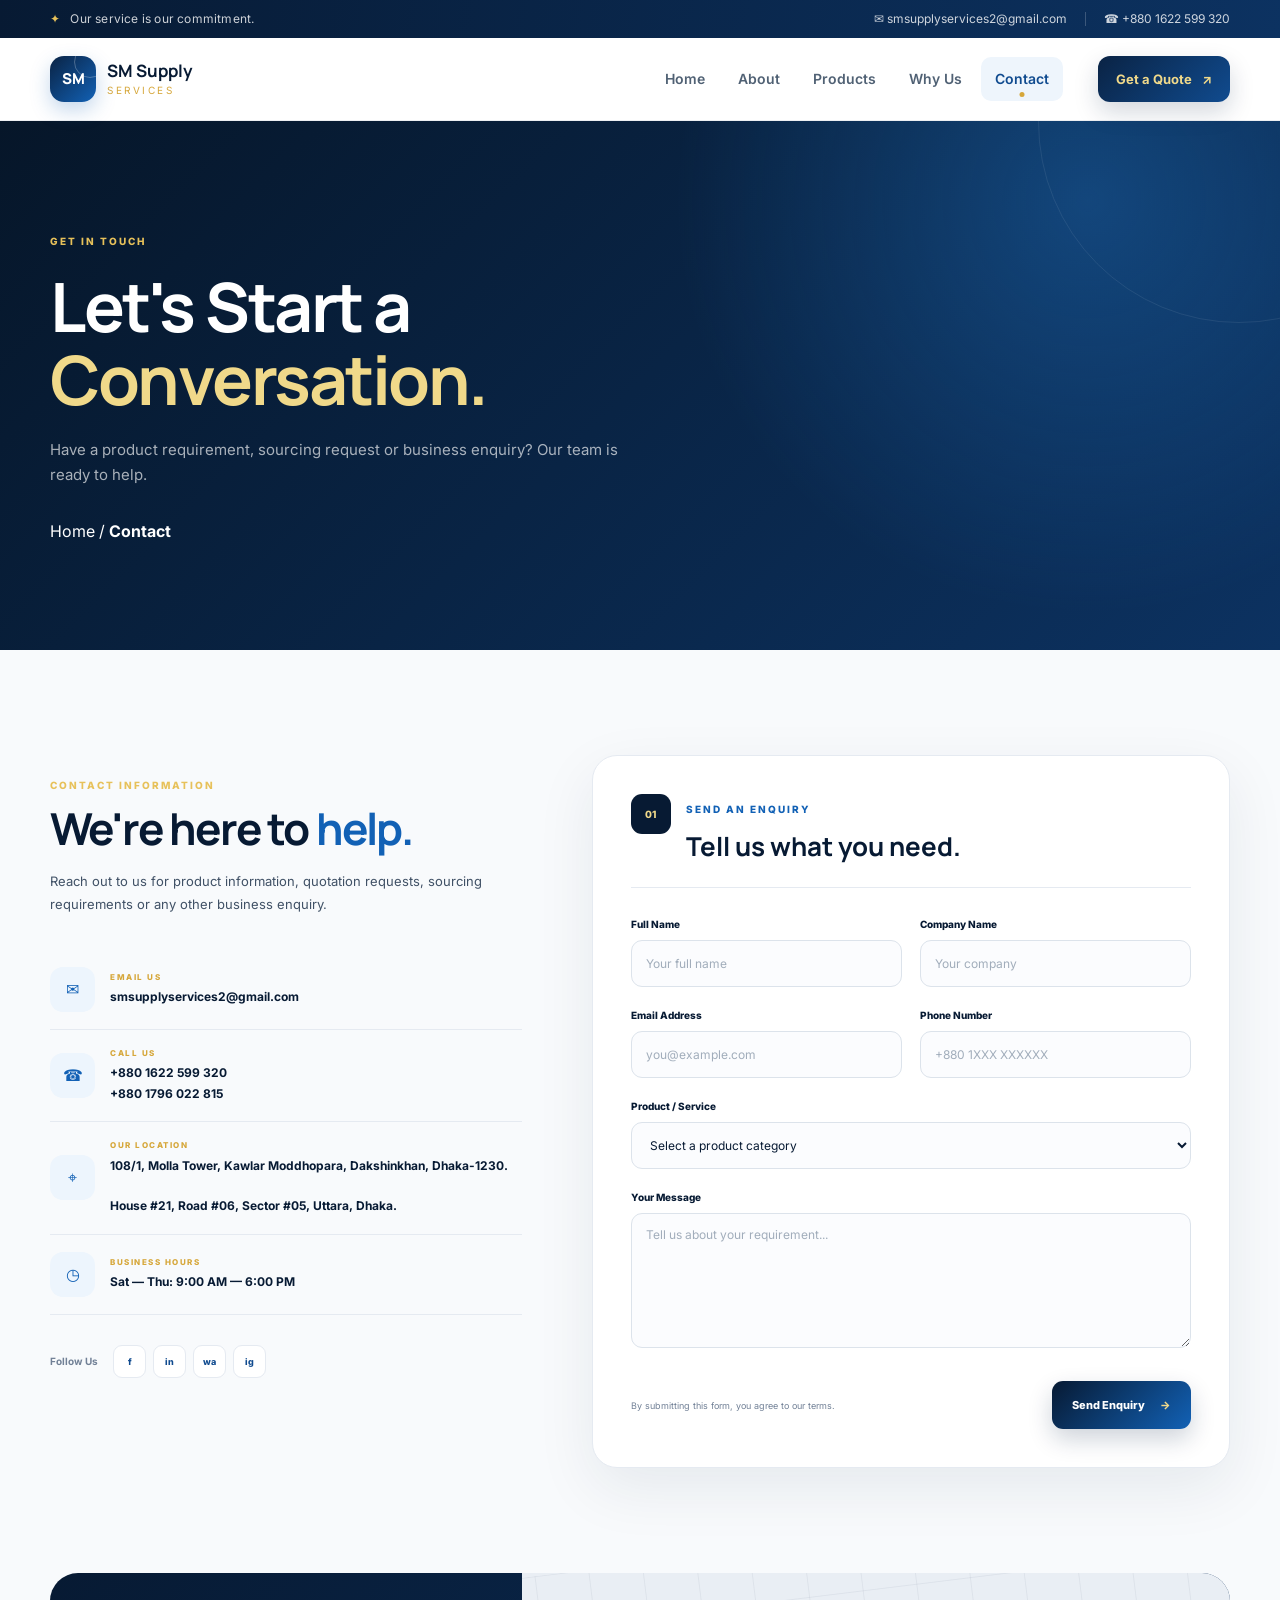
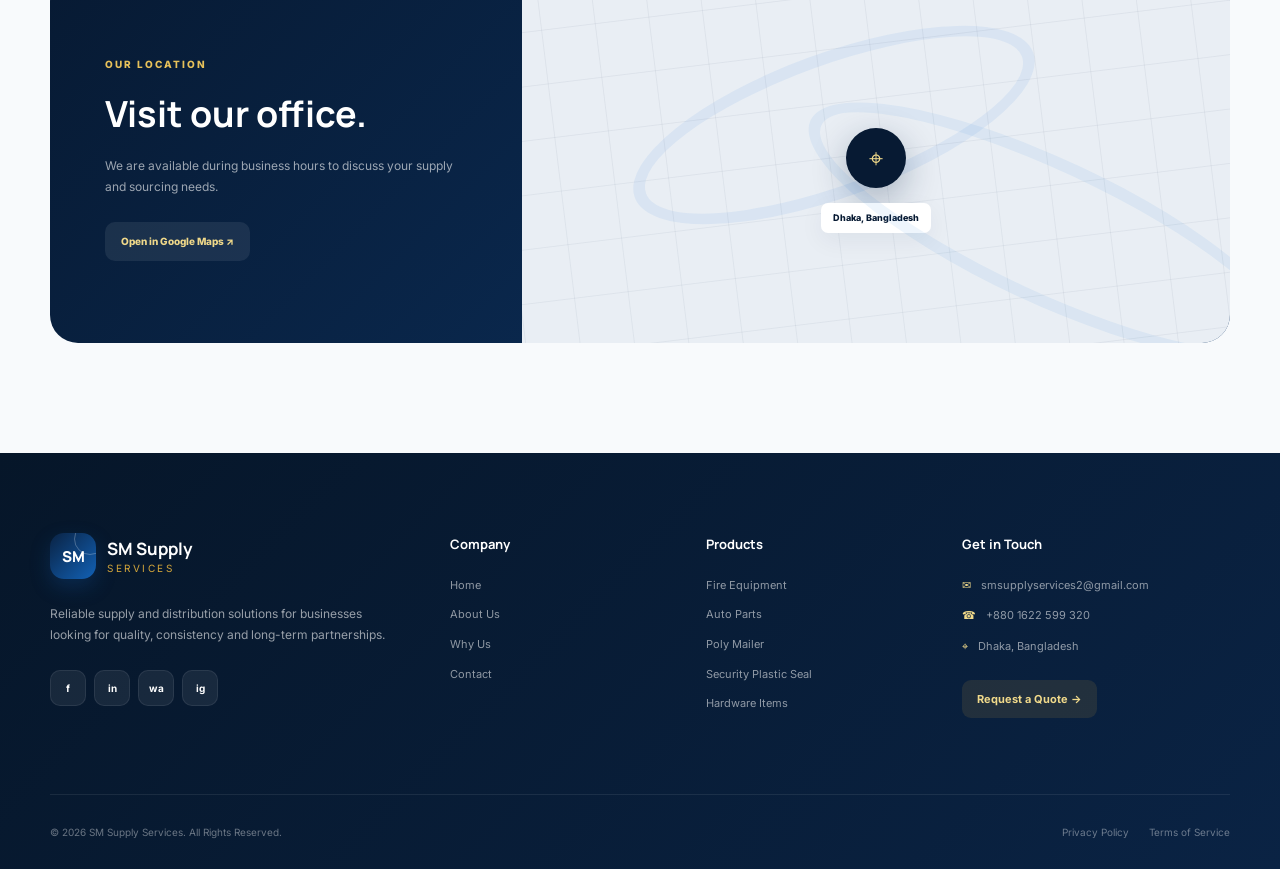
<file: pages/contact.html>
<!DOCTYPE html>

<html lang="en">

<head>

    <meta charset="UTF-8">

    <meta
        name="viewport"
        content="width=device-width, initial-scale=1.0"
    >


    <title>
        Contact Us | SM Supply Services
    </title>


    <meta
        name="description"
        content="Contact SM Supply Services for product enquiries, supply requirements and quotation requests."
    >


    <link
        rel="preconnect"
        href="https://fonts.googleapis.com"
    >

    <link
        rel="preconnect"
        href="https://fonts.gstatic.com"
        crossorigin
    >


    <link
        href="https://fonts.googleapis.com/css2?family=Inter:wght@400;500;600;700;800&family=Manrope:wght@600;700;800&display=swap"
        rel="stylesheet"
    >


    <link
        rel="stylesheet"
        href="../assets/css/style.css"
    >

    <link
        rel="stylesheet"
        href="../assets/css/contact.css"
    >

</head>


<body>


<!-- HEADER -->

<div id="header"></div>



<main>


    <!-- =====================================================
         CONTACT HERO
    ====================================================== -->

    <section class="contact-hero">

        <div class="container">

            <div class="contact-hero-content">

                <span class="section-label gold">
                    GET IN TOUCH
                </span>


                <h1>

                    Let's Start a
                    <span>
                        Conversation.
                    </span>

                </h1>


                <p>

                    Have a product requirement, sourcing request
                    or business enquiry? Our team is ready to help.

                </p>


                <div class="breadcrumb">

                    <a href="index.html">
                        Home
                    </a>

                    <span>
                        /
                    </span>

                    <strong>
                        Contact
                    </strong>

                </div>

            </div>

        </div>

    </section>



    <!-- =====================================================
         CONTACT AREA
    ====================================================== -->

    <section
        class="contact-section"
        id="quote">

        <div class="container">

            <div class="contact-grid">


                <!-- CONTACT INFO -->

                <div class="contact-info">

                    <span class="section-label gold">
                        CONTACT INFORMATION
                    </span>


                    <h2>

                        We're here to
                        <span>
                            help.
                        </span>

                    </h2>


                    <p class="contact-intro">

                        Reach out to us for product information,
                        quotation requests, sourcing requirements
                        or any other business enquiry.

                    </p>



                    <div class="contact-info-card">

                        <div class="contact-icon">
                            ✉
                        </div>


                        <div>

                            <small>
                                EMAIL US
                            </small>


                            <a href="mailto:smsupplyservices2@gmail.com">

                                smsupplyservices2@gmail.com

                            </a>

                        </div>

                    </div>



                    <div class="contact-info-card">

                        <div class="contact-icon">
                            ☎
                        </div>


                        <div>

                            <small>
                                CALL US
                            </small>


                            <a href="tel:+8801622599320">

                                +880 1622 599 320

                            </a>


                            <a href="tel:+8801796022815">

                                +880 1796 022 815

                            </a>

                        </div>

                    </div>



                    <div class="contact-info-card">

                        <div class="contact-icon">
                            ⌖
                        </div>


                        <div>

                            <small>
                                OUR LOCATION
                            </small>


                            <strong>

                                108/1, Molla Tower,
                                Kawlar Moddhopara,
                                Dakshinkhan,
                                Dhaka-1230.

                                <br><br>

                                House #21, Road #06,
                                Sector #05,
                                Uttara, Dhaka.

                            </strong>

                        </div>

                    </div>



                    <div class="contact-info-card">

                        <div class="contact-icon">
                            ◷
                        </div>


                        <div>

                            <small>
                                BUSINESS HOURS
                            </small>


                            <strong>
                                Sat — Thu:
                                9:00 AM — 6:00 PM
                            </strong>

                        </div>

                    </div>



                    <div class="contact-social">

                        <span>
                            Follow Us
                        </span>


                        <div>

                            <a href="#">
                                f
                            </a>

                            <a href="#">
                                in
                            </a>

                            <a href="#">
                                wa
                            </a>

                            <a href="#">
                                ig
                            </a>

                        </div>

                    </div>

                </div>



                <!-- FORM -->

                <div class="contact-form-wrapper">

                    <div class="contact-form-header">

                        <span class="form-step">
                            01
                        </span>


                        <div>

                            <span class="section-label">
                                SEND AN ENQUIRY
                            </span>


                            <h2>
                                Tell us what you need.
                            </h2>

                        </div>

                    </div>



                    <form
                        class="contact-form"
                        id="contactForm">


                        <div class="form-row">


                            <div class="form-group">

                                <label>
                                    Full Name
                                </label>


                                <input
                                    type="text"
                                    name="fullName"
                                    placeholder="Your full name"
                                    required
                                >

                            </div>



                            <div class="form-group">

                                <label>
                                    Company Name
                                </label>


                                <input
                                    type="text"
                                    name="companyName"
                                    placeholder="Your company"
                                >

                            </div>

                        </div>



                        <div class="form-row">


                            <div class="form-group">

                                <label>
                                    Email Address
                                </label>


                                <input
                                    type="email"
                                    name="email"
                                    placeholder="you@example.com"
                                    required
                                >

                            </div>



                            <div class="form-group">

                                <label>
                                    Phone Number
                                </label>


                                <input
                                    type="tel"
                                    name="phone"
                                    placeholder="+880 1XXX XXXXXX"
                                >

                            </div>

                        </div>



                        <div class="form-group">

                            <label>
                                Product / Service
                            </label>


                            <select name="product">

                                <option value="">
                                    Select a product category
                                </option>


                                <option value="fire-equipment">
                                    Fire Equipment
                                </option>


                                <option value="auto-parts">
                                    Auto Parts
                                </option>


                                <option value="poly-mailer">
                                    Poly Mailer
                                </option>


                                <option value="security-plastic-seal">
                                    Security Plastic Seal
                                </option>


                                <option value="hardware-items">
                                    Hardware Items
                                </option>


                                <option value="other">
                                    Other
                                </option>

                            </select>

                        </div>



                        <div class="form-group">

                            <label>
                                Your Message
                            </label>


                            <textarea
                                name="message"
                                rows="6"
                                placeholder="Tell us about your requirement..."
                                required></textarea>

                        </div>



                        <div class="form-footer">

                            <p>

                                By submitting this form,
                                you agree to our terms.

                            </p>


                            <button
                                type="submit"
                                class="contact-submit">

                                Send Enquiry

                                <span>
                                    →
                                </span>

                            </button>

                        </div>



                        <div
                            class="form-success"
                            id="formSuccess">

                            ✓ Thank you! Your enquiry has
                            been submitted successfully.

                        </div>

                    </form>

                </div>

            </div>

        </div>

    </section>



    <!-- =====================================================
         LOCATION
    ====================================================== -->

    <section class="location-section">

        <div class="container">

            <div class="location-box">


                <div class="location-content">

                    <span class="section-label gold">
                        OUR LOCATION
                    </span>


                    <h2>
                        Visit our office.
                    </h2>


                    <p>

                        We are available during business hours
                        to discuss your supply and sourcing needs.

                    </p>


                    <a
                        href="https://maps.google.com/"
                        target="_blank"
                        rel="noopener noreferrer"
                        class="location-link">

                        Open in Google Maps
                        ↗

                    </a>

                </div>



                <div class="map-placeholder">

                    <div class="map-grid"></div>


                    <div class="map-pin">

                        <span>
                            ⌖
                        </span>

                    </div>


                    <div class="map-label">
                        Dhaka, Bangladesh
                    </div>

                </div>

            </div>

        </div>

    </section>

</main>



<!-- FOOTER -->

<div id="footer"></div>



<!-- COMMON LAYOUT -->

<script src="../assets/js/layout.js"></script>


<!-- CONTACT FORM -->

<script src="../assets/js/script.js"></script>

</body>

</html>
</file>
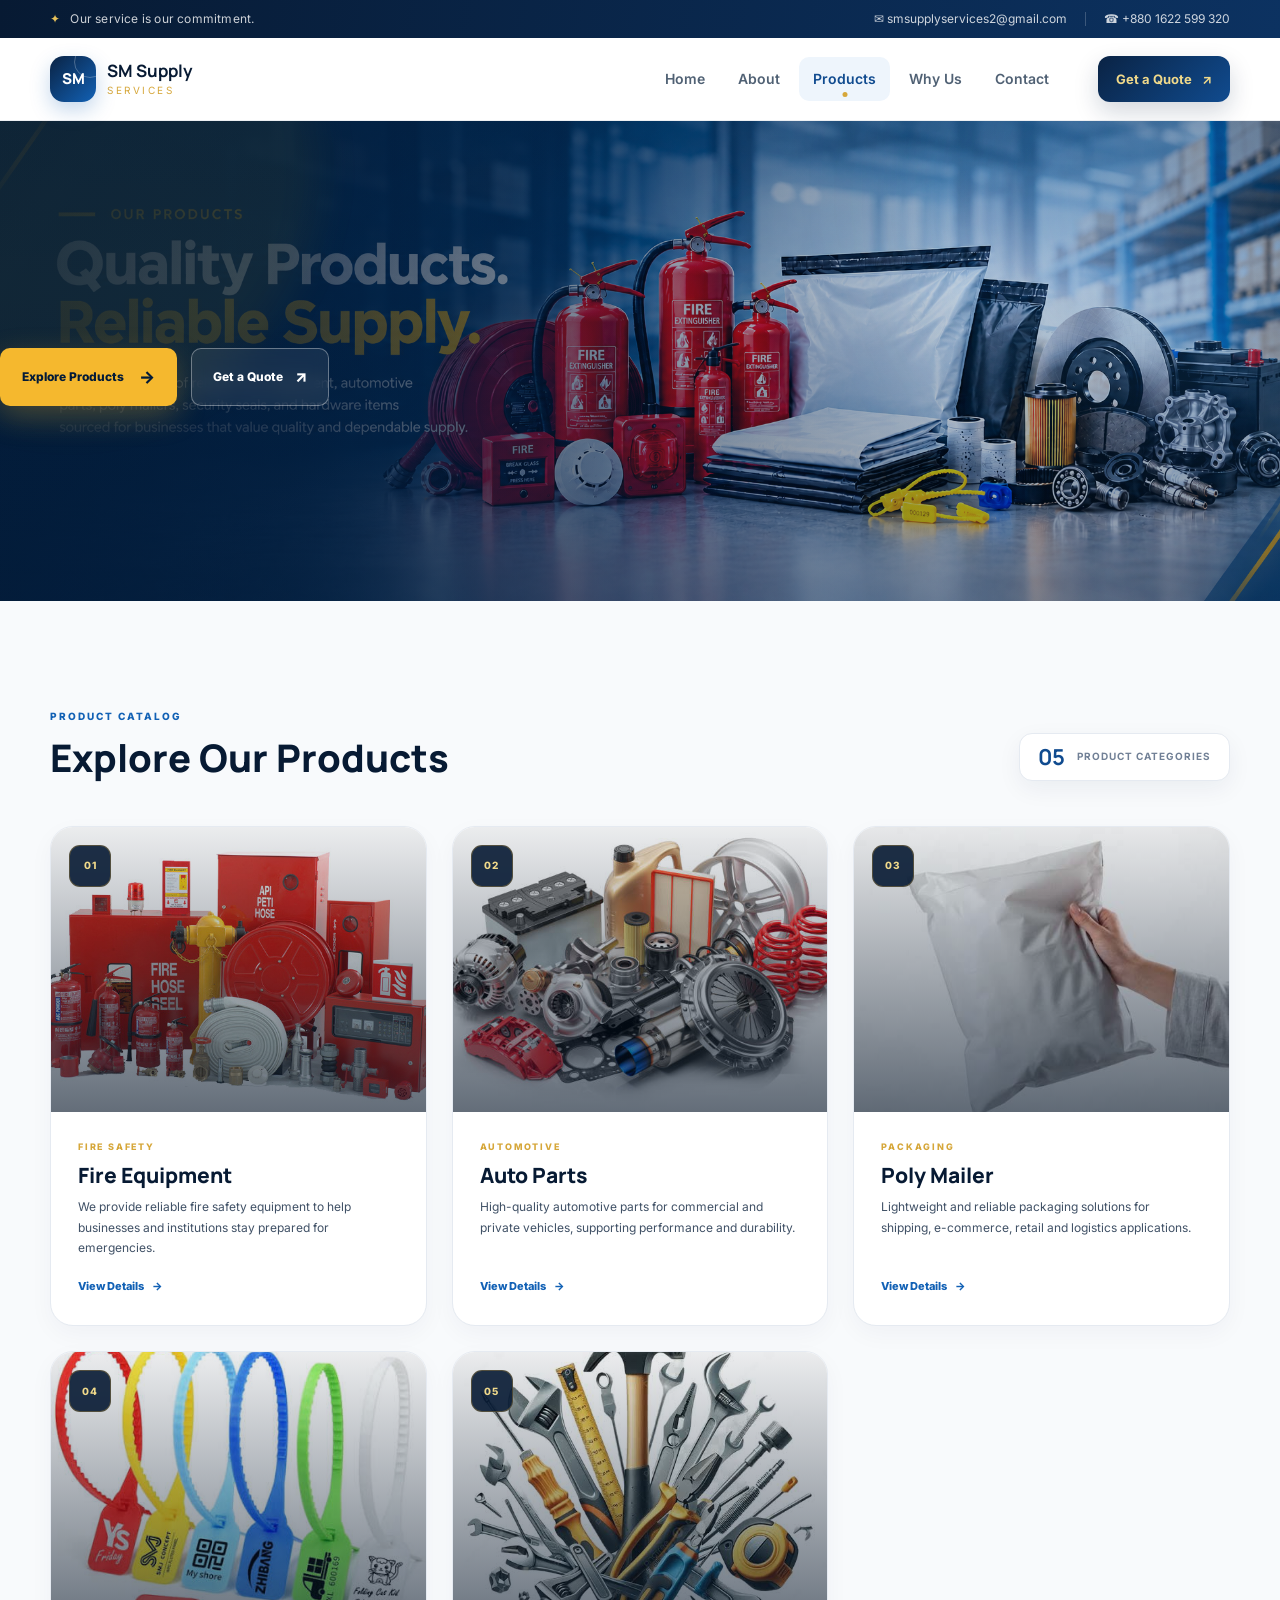
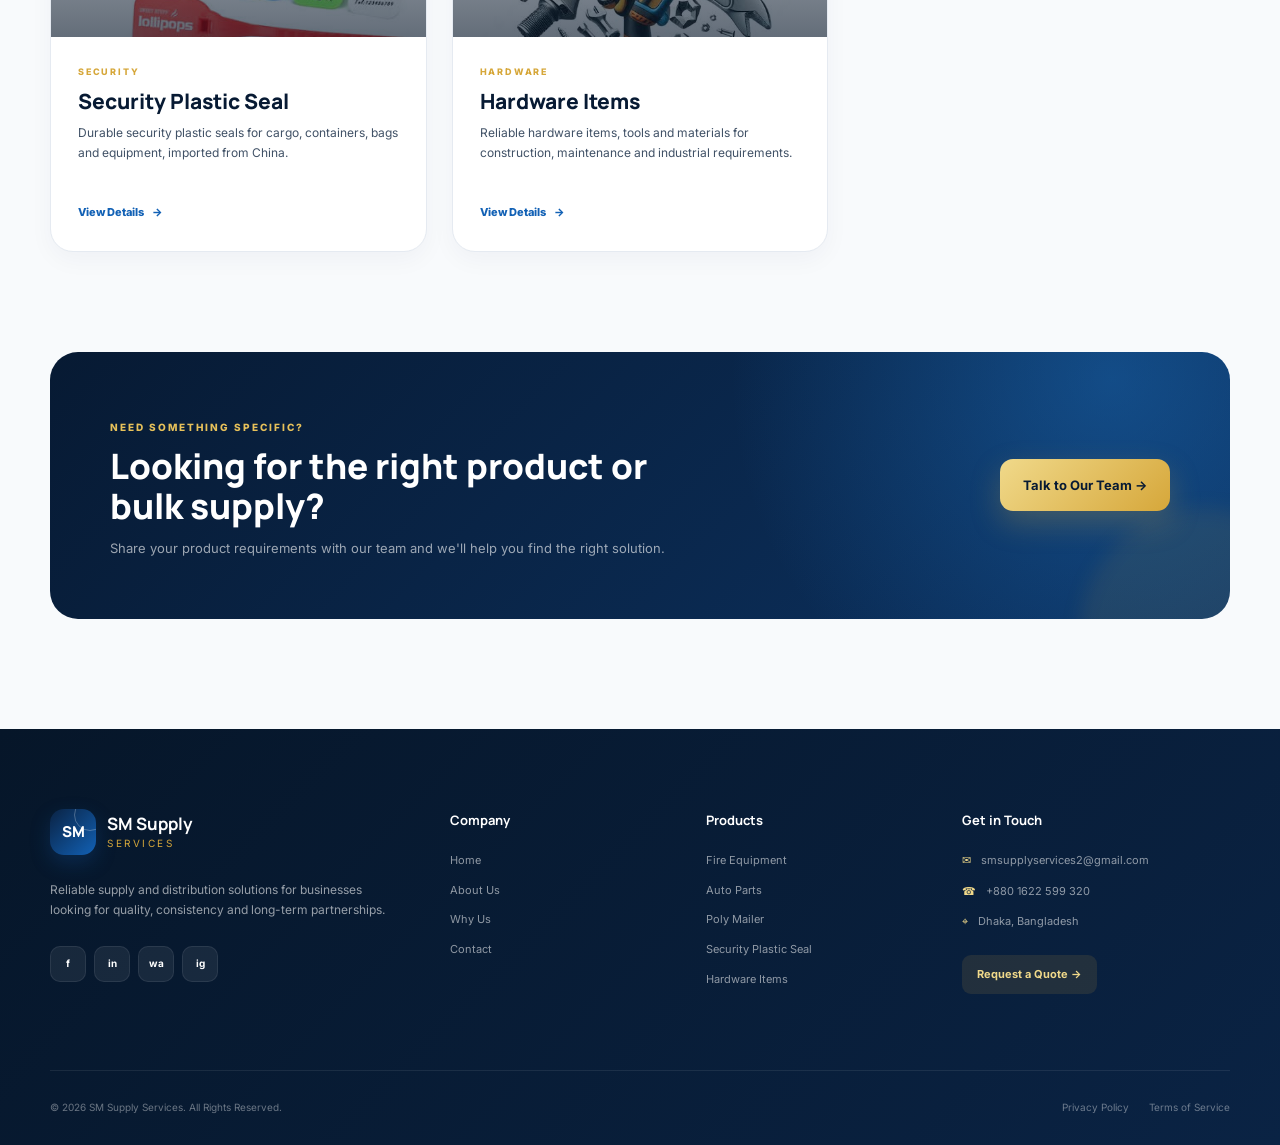
<file: pages/product-details.html>
<!DOCTYPE html>
<html lang="en">

<head>

    <meta charset="UTF-8">

    <meta
        name="viewport"
        content="width=device-width, initial-scale=1.0"
    >

    <title>Product | SM Supply Services</title>


    <!-- Google Fonts -->

    <link
        rel="preconnect"
        href="https://fonts.googleapis.com"
    >

    <link
        rel="preconnect"
        href="https://fonts.gstatic.com"
        crossorigin
    >

    <link
        href="https://fonts.googleapis.com/css2?family=Inter:wght@400;500;600;700;800&family=Manrope:wght@600;700;800&display=swap"
        rel="stylesheet"
    >


    <!-- Main CSS -->

    <link
        rel="stylesheet"
        href="../assets/css/style.css"
    >

    <link
        rel="stylesheet"
        href="../assets/css/product-details.css"
    >

</head>


<body>


<!-- =====================================================
     HEADER
====================================================== -->

<div id="header"></div>



<main>


    <!-- =====================================================
         PRODUCT HERO
    ====================================================== -->

    <section class="product-detail-hero">

        <div class="container">

            <div class="product-detail-breadcrumb">

                <a href="index.html">
                    Home
                </a>

                <span>/</span>

                <a href="products.html">
                    Products
                </a>

                <span>/</span>

                <strong id="breadcrumbProduct">
                    Product
                </strong>

            </div>


            <div class="product-detail-hero-content">

                <span
                    class="section-label gold"
                    id="productCategory">

                    PRODUCT

                </span>


                <h1 id="productTitle">

                    Product
                    <span>Details</span>

                </h1>


                <p id="productShortDescription">

                    Product information.

                </p>

            </div>

        </div>

    </section>



    <!-- =====================================================
         PRODUCT OVERVIEW
    ====================================================== -->

    <section class="product-detail-section">

        <div class="container">

            <div class="product-detail-grid">


                <!-- PRODUCT IMAGE -->

                <div class="product-detail-image">

                    <div class="product-detail-image-inner">

                        <img
                            id="productImage"
                            src=""
                            alt="Product"
                        >


                        <div class="product-image-badge">

                            <span id="productNumber">
                                01
                            </span>

                            <small id="badgeCategory">
                                PRODUCT
                            </small>

                        </div>

                    </div>

                </div>



                <!-- PRODUCT CONTENT -->

                <div class="product-detail-content">

                    <span class="section-label">
                        PRODUCT OVERVIEW
                    </span>


                    <h2 id="productHeading">
                        Product Overview
                    </h2>


                    <div id="productDescription"></div>


                    <a
                        href="contact.html"
                        class="btn btn-gold detail-quote-btn">

                        Request a Quote →

                    </a>

                </div>

            </div>

        </div>

    </section>



    <!-- =====================================================
         FEATURES
    ====================================================== -->

    <section class="product-range-section">

        <div class="container">

            <div class="section-heading">

                <span class="section-label">
                    PRODUCT FEATURES
                </span>


                <h2>
                    What We Supply
                </h2>


                <p id="featuresIntro">

                    Explore our product range and available solutions.

                </p>

            </div>


            <div
                class="fire-products-grid"
                id="productFeatures">

            </div>

        </div>

    </section>



    <!-- =====================================================
         APPLICATIONS
    ====================================================== -->

    <section class="applications-section">

        <div class="container">

            <div class="section-heading">

                <span class="section-label">
                    APPLICATIONS
                </span>


                <h2>
                    Suitable Applications
                </h2>

            </div>


            <div
                class="applications-grid"
                id="productApplications">

            </div>

        </div>

    </section>



    <!-- =====================================================
         CTA
    ====================================================== -->

    <section class="product-detail-cta">

        <div class="container">

            <div class="product-detail-cta-inner">

                <div>

                    <span class="section-label gold">
                        NEED THIS PRODUCT?
                    </span>


                    <h2>
                        Let's discuss your
                        requirements.
                    </h2>


                    <p>
                        Tell us what products and quantities you need.
                        Our team will help you with the right supply solution.
                    </p>

                </div>


                <a
                    href="contact.html"
                    class="btn btn-gold">

                    Request a Quote →

                </a>

            </div>

        </div>

    </section>

</main>



<!-- =====================================================
     FOOTER
====================================================== -->

<div id="footer"></div>



<!-- =====================================================
     COMMON LAYOUT
====================================================== -->

<script src="../assets/js/layout.js"></script>


<!-- =====================================================
     PRODUCT DATA + RENDERING
====================================================== -->

<script src="../assets/js/products.js"></script>


</body>

</html>
</file>
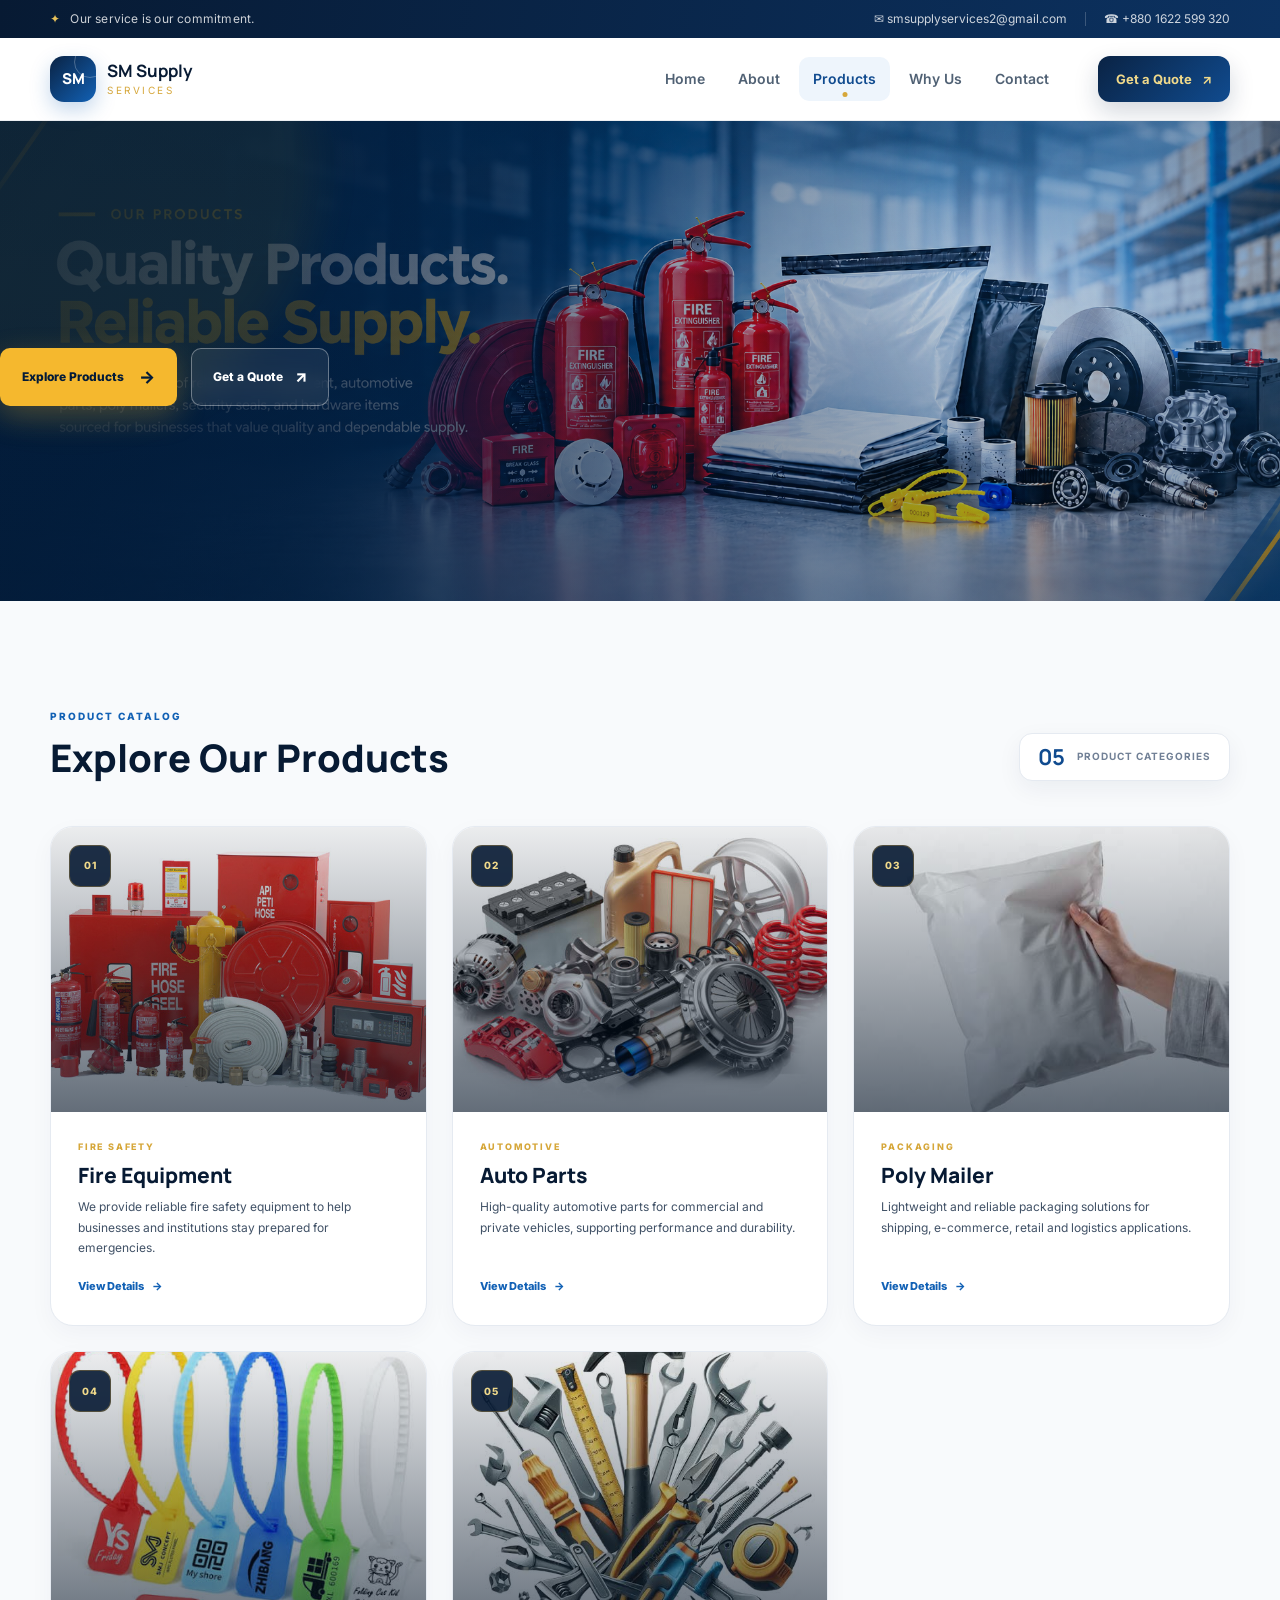
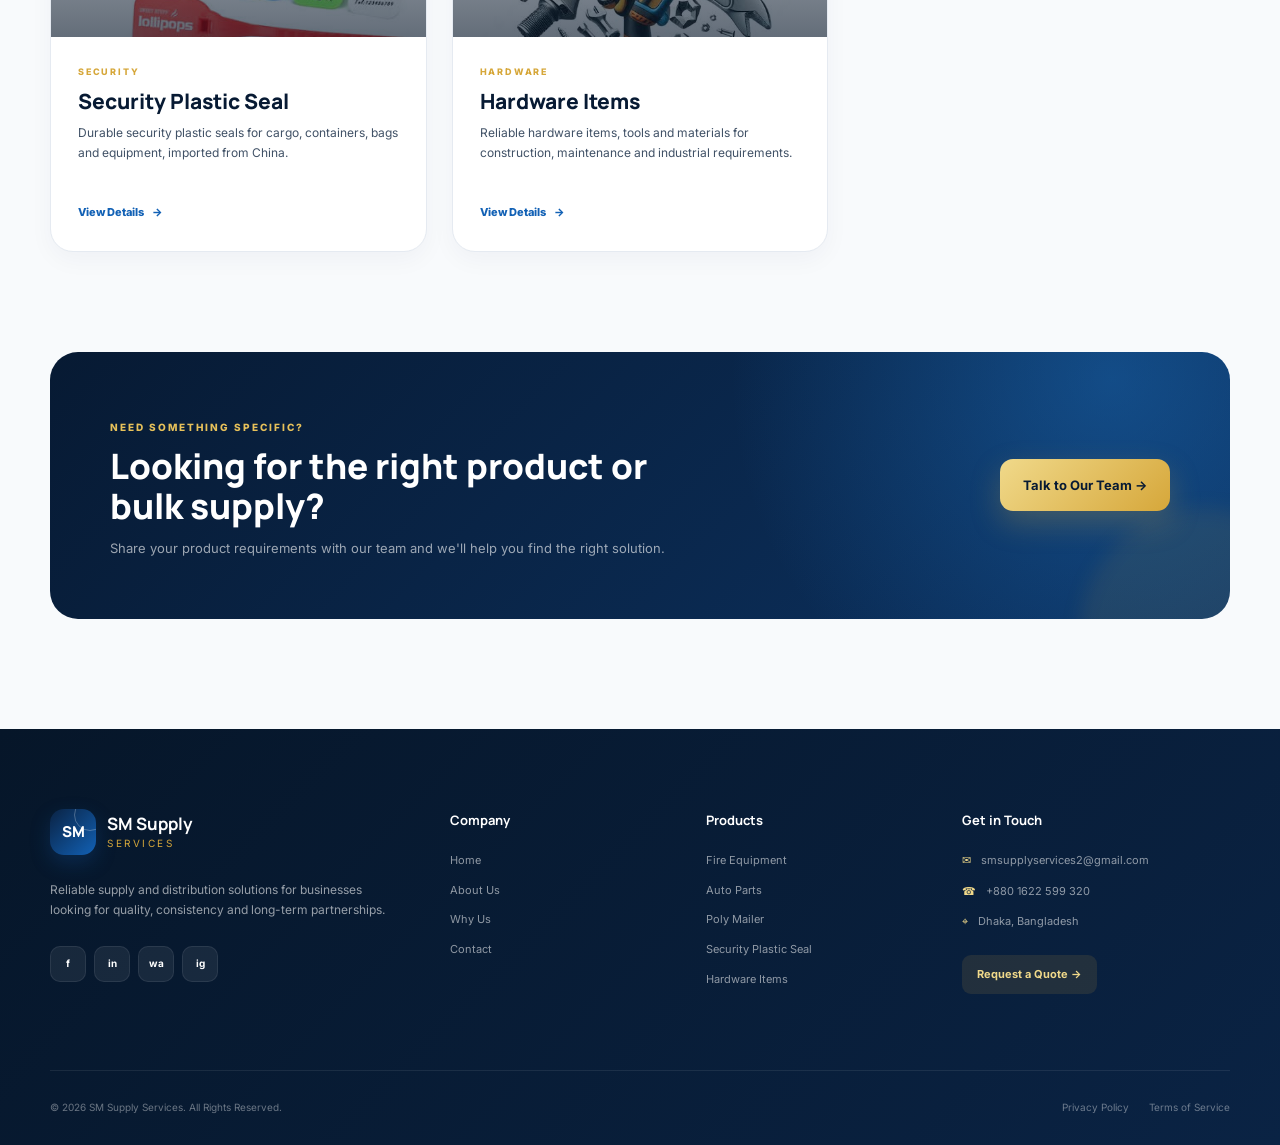
<file: pages/products.html>
<!DOCTYPE html>

<html lang="en">

<head>

    <meta charset="UTF-8">

    <meta
        name="viewport"
        content="width=device-width, initial-scale=1.0"
    >


    <title>
        Products | SM Supply Services
    </title>


    <meta
        name="description"
        content="Explore fire equipment, auto parts, poly mailers, security plastic seals and hardware items supplied by SM Supply Services."
    >


    <link
        rel="preconnect"
        href="https://fonts.googleapis.com"
    >

    <link
        rel="preconnect"
        href="https://fonts.gstatic.com"
        crossorigin
    >

    <link
        href="https://fonts.googleapis.com/css2?family=Inter:wght@400;500;600;700;800&family=Manrope:wght@600;700;800&display=swap"
        rel="stylesheet"
    >


    <link
        rel="stylesheet"
        href="../assets/css/style.css"
    >

    <link
        rel="stylesheet"
        href="../assets/css/products.css"
    >

</head>


<body>


<!-- HEADER -->

<div id="header"></div>


<!-- HOME HERO -->
<!-- 
<div id="homeHero"></div> -->



<main>


<section class="products-hero">

    <!-- Background Image -->
    <div class="products-hero-image">
        <img
            src="/assets/images/products/hero1.png"
            alt="Fire equipment, poly mailers, automotive parts and hardware products"
        >
    </div>

    <!-- Dark overlay -->
    <div class="products-hero-overlay"></div>

    <!-- Decorative glow -->
    <div class="hero-glow"></div>

    <!-- Content -->
    <div class="container products-hero-container">

        <div class="products-hero-content">

            <!-- <span class="section-label">
                Our Products
            </span>

            <h1>
                Quality Products.
                <span>Reliable Supply.</span>
            </h1>

            <p>
                Explore our range of reliable fire equipment, automotive
                parts, poly mailers, security seals and hardware items —
                sourced for businesses that value quality and dependable supply.
            </p> -->

            <div class="products-hero-actions">

                <a href="/pages/products.html" class="hero-product-btn">
                    Explore Products
                    <span>→</span>
                </a>

                <a href="/pages/contact.html" class="hero-contact-btn">
                    Get a Quote
                    <span>↗</span>
                </a>

            </div>

        </div>

    </div>

</section>



    <!-- =====================================================
         PRODUCTS
    ====================================================== -->

    <section class="products-section">

        <div class="container">


            <div class="product-toolbar">

                <div>

                    <span class="section-label">
                        PRODUCT CATALOG
                    </span>


                    <h2>
                        Explore Our Products
                    </h2>

                </div>


                <div class="product-count">

                    <strong>
                        05
                    </strong>

                    <span>
                        Product Categories
                    </span>

                </div>

            </div>



            <div class="products-grid">


                <!-- 01 -->

                <article class="product-card">

                    <div class="product-image">

                        <img
                            src="/assets/images/products/fireequipment.jpg"
                            alt="Fire Safety Equipment"
                        >


                        <div class="product-number">
                            01
                        </div>


                        <div class="product-overlay">

                            <a href="/pages/contact.html">
                                Request Quote ↗
                            </a>

                        </div>

                    </div>


                    <div class="product-content">

                        <span class="product-category">
                            FIRE SAFETY
                        </span>


                        <h3>
                            Fire Equipment
                        </h3>


                        <p>

                            We provide reliable fire safety equipment
                            to help businesses and institutions stay
                            prepared for emergencies.

                        </p>


                        <a
                            href="/pages/product-details.html?id=fire-equipment"
                            class="product-link">

                            View Details
                            <span>→</span>

                        </a>

                    </div>

                </article>



                <!-- 02 -->

                <article class="product-card">

                    <div class="product-image">

                        <img
                            src="/assets/images/products/autoparts.jpg"
                            alt="Automotive Parts"
                        >


                        <div class="product-number">
                            02
                        </div>


                        <div class="product-overlay">

                            <a href="/pages/contact.html">
                                Request Quote ↗
                            </a>

                        </div>

                    </div>


                    <div class="product-content">

                        <span class="product-category">
                            AUTOMOTIVE
                        </span>


                        <h3>
                            Auto Parts
                        </h3>


                        <p>

                            High-quality automotive parts for
                            commercial and private vehicles,
                            supporting performance and durability.

                        </p>


                        <a
                            href="/pages/product-details.html?id=auto-parts"
                            class="product-link">

                            View Details
                            <span>→</span>

                        </a>

                    </div>

                </article>



                <!-- 03 -->

                <article class="product-card">

                    <div class="product-image">

                        <img
                            src="/assets/images/products/poly.jpg"
                            alt="Poly Mailer"
                        >


                        <div class="product-number">
                            03
                        </div>


                        <div class="product-overlay">

                            <a href="/pages/contact.html">
                                Request Quote ↗
                            </a>

                        </div>

                    </div>


                    <div class="product-content">

                        <span class="product-category">
                            PACKAGING
                        </span>


                        <h3>
                            Poly Mailer
                        </h3>


                        <p>

                            Lightweight and reliable packaging
                            solutions for shipping, e-commerce,
                            retail and logistics applications.

                        </p>


                        <a
                            href="/pages/product-details.html?id=poly-mailer"
                            class="product-link">

                            View Details
                            <span>→</span>

                        </a>

                    </div>

                </article>



                <!-- 04 -->

                <article class="product-card">

                    <div class="product-image">

                        <img
                            src="/assets/images/products/securityPlacstic.jpg"
                            alt="Security Plastic Seal"
                        >


                        <div class="product-number">
                            04
                        </div>


                        <div class="product-overlay">

                            <a href="/pages/contact.html">
                                Request Quote ↗
                            </a>

                        </div>

                    </div>


                    <div class="product-content">

                        <span class="product-category">
                            SECURITY
                        </span>


                        <h3>
                            Security Plastic Seal
                        </h3>


                        <p>

                            Durable security plastic seals for
                            cargo, containers, bags and equipment,
                            imported from China.

                        </p>


                        <a
                            href="/pages/product-details.html?id=security-plastic-seal"
                            class="product-link">

                            View Details
                            <span>→</span>

                        </a>

                    </div>

                </article>



                <!-- 05 -->

                <article class="product-card">

                    <div class="product-image">

                        <img
                            src="/assets/images/products/hardwareitem.jpg"
                            alt="Hardware Items"
                        >


                        <div class="product-number">
                            05
                        </div>


                        <div class="product-overlay">

                            <a href="/pages/contact.html">
                                Request Quote ↗
                            </a>

                        </div>

                    </div>


                    <div class="product-content">

                        <span class="product-category">
                            HARDWARE
                        </span>


                        <h3>
                            Hardware Items
                        </h3>


                        <p>

                            Reliable hardware items, tools and
                            materials for construction, maintenance
                            and industrial requirements.

                        </p>


                        <a
                            href="/pages/product-details.html?id=hardware-items"
                            class="product-link">

                            View Details
                            <span>→</span>

                        </a>

                    </div>

                </article>


            </div>

        </div>

    </section>



    <!-- =====================================================
         CTA
    ====================================================== -->

    <section class="product-cta">

        <div class="container">

            <div class="product-cta-inner">

                <div>

                    <span class="section-label gold">
                        NEED SOMETHING SPECIFIC?
                    </span>


                    <h2>

                        Looking for the right
                        product or bulk supply?

                    </h2>


                    <p>

                        Share your product requirements with our team
                        and we'll help you find the right solution.

                    </p>

                </div>


                <a
                    href="/pages/contact.html"
                    class="btn btn-gold">

                    Talk to Our Team →

                </a>

            </div>

        </div>

    </section>

</main>



<!-- FOOTER -->

<div id="footer"></div>



<script src="/assets/js/layout.js"></script>
<script src="/assets/js/products.js"></script>

</body>

</html>
</file>
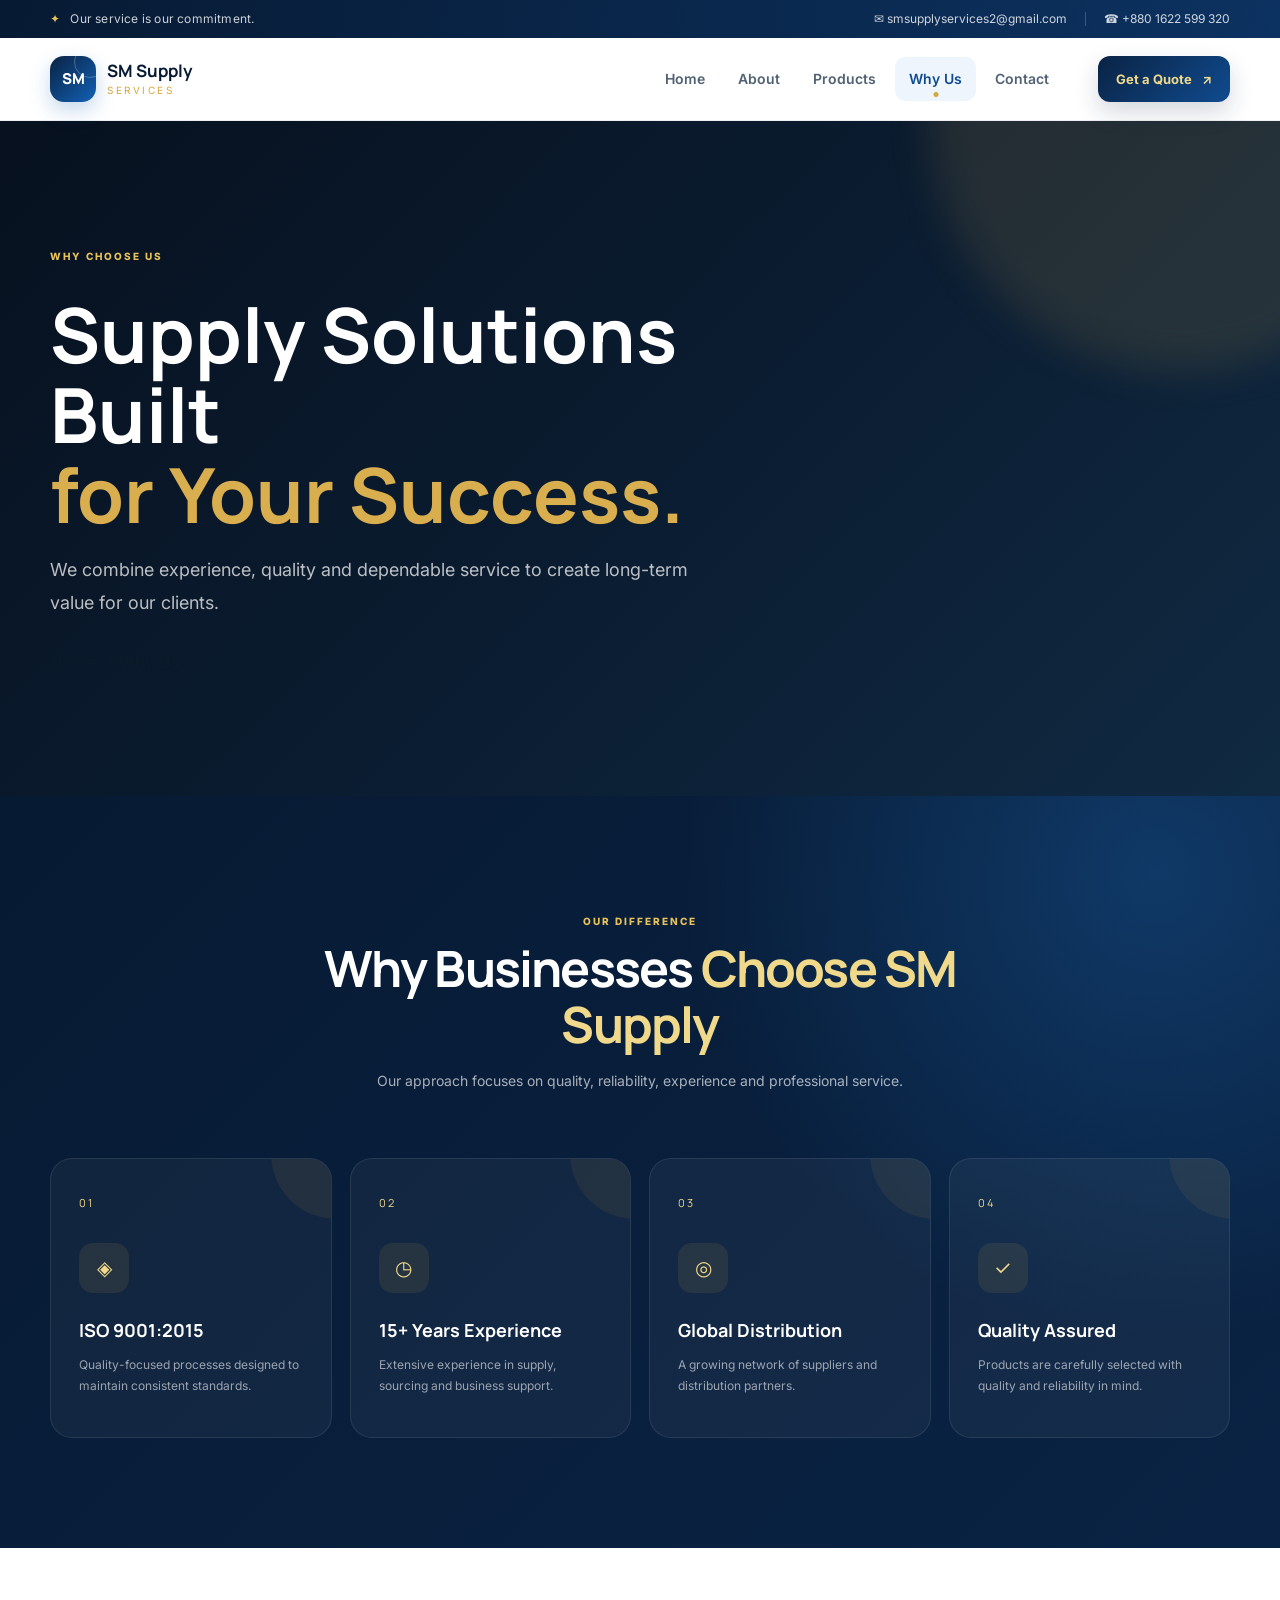
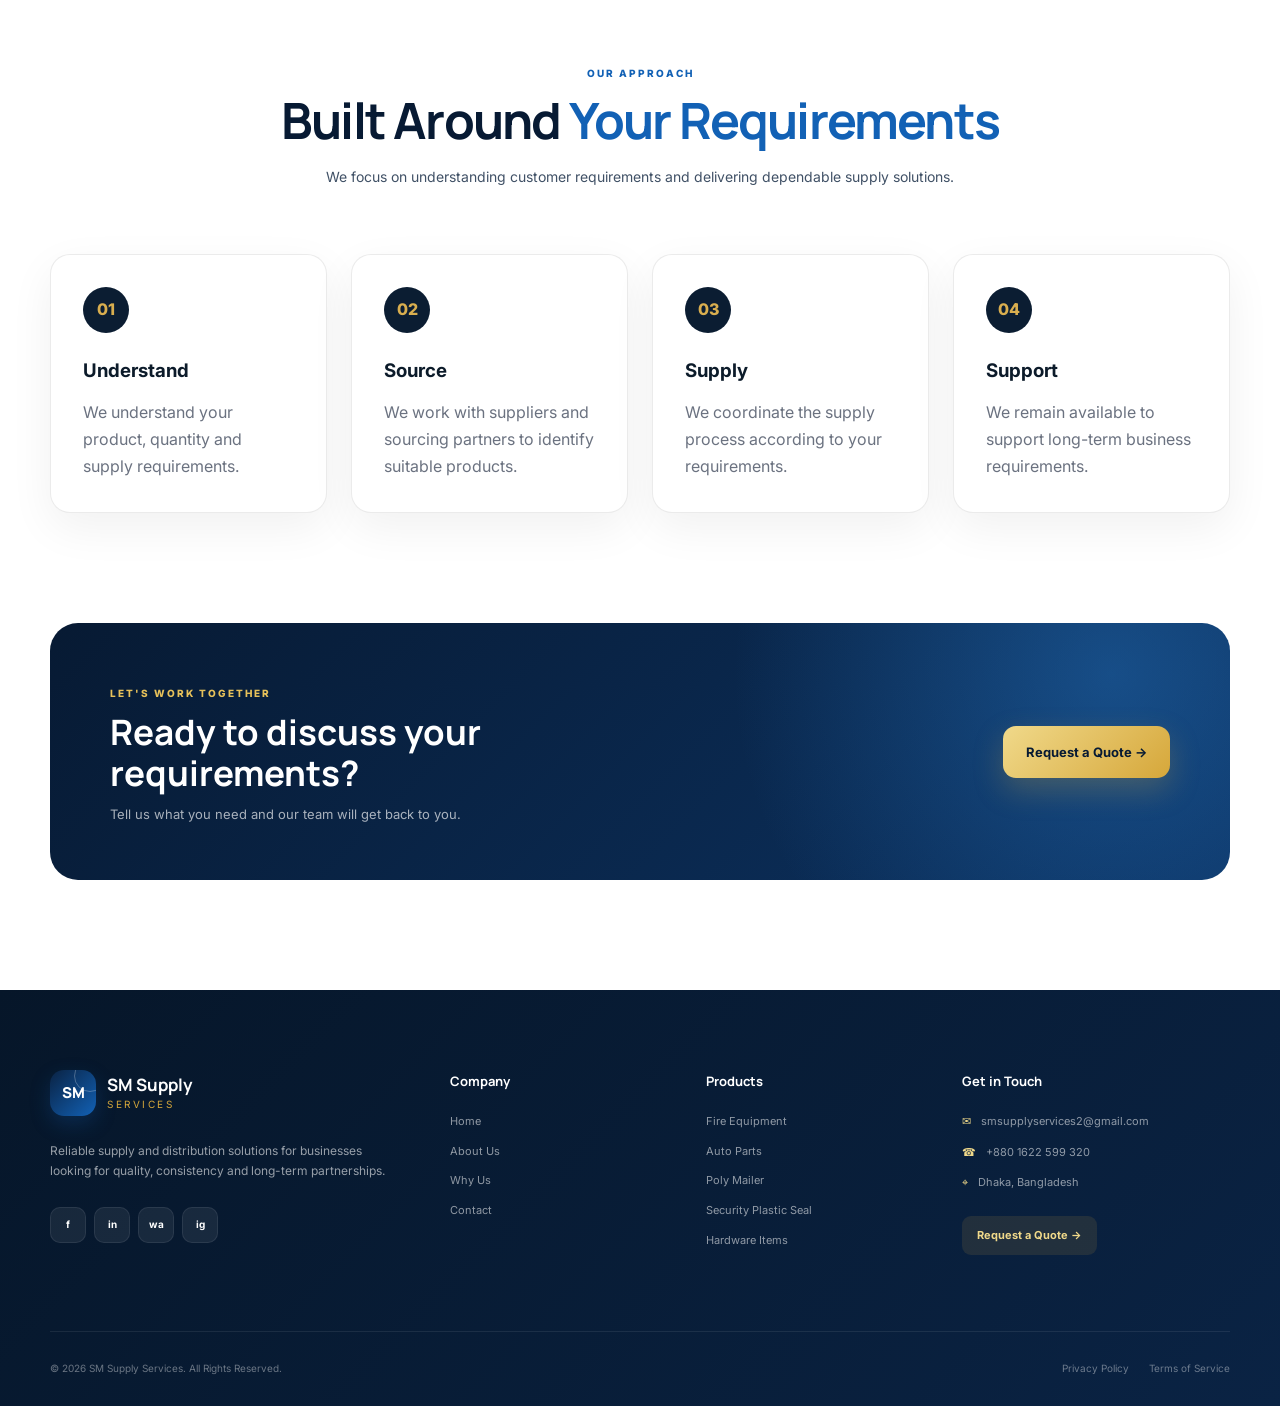
<file: pages/why-us.html>
<!DOCTYPE html>

<html lang="en">

<head>

    <meta charset="UTF-8">

    <meta
        name="viewport"
        content="width=device-width, initial-scale=1.0"
    >


    <title>
        Why Us | SM Supply Services
    </title>


    <meta
        name="description"
        content="Discover why businesses choose SM Supply Services for reliable products, sourcing and distribution."
    >


    <link
        rel="preconnect"
        href="https://fonts.googleapis.com"
    >

    <link
        rel="preconnect"
        href="https://fonts.gstatic.com"
        crossorigin
    >


    <link
        href="https://fonts.googleapis.com/css2?family=Inter:wght@400;500;600;700;800&family=Manrope:wght@600;700;800&display=swap"
        rel="stylesheet"
    >


    <link
        rel="stylesheet"
        href="../assets/css/style.css"
    >

    <link
        rel="stylesheet"
        href="../assets/css/why-us.css"
    >

</head>


<body>


<!-- HEADER -->

<div id="header"></div>



<main>


    <!-- =====================================================
         WHY US HERO
    ====================================================== -->

    <section class="why-page-hero">

        <div class="container">

            <div class="why-page-hero-content">

                <span class="section-label gold">
                    WHY CHOOSE US
                </span>


                <h1>

                    Supply Solutions Built
                    <span>
                        for Your Success.
                    </span>

                </h1>


                <p>

                    We combine experience, quality and dependable
                    service to create long-term value for our clients.

                </p>


                <div class="breadcrumb">

                    <a href="index.html">
                        Home
                    </a>

                    <span>
                        →
                    </span>

                    <strong>
                        Why Us
                    </strong>

                </div>

            </div>

        </div>

    </section>



    <!-- =====================================================
         WHY US
    ====================================================== -->

    <section class="why-section why-page-section">

        <div class="container">


            <div class="section-heading center light">

                <span class="section-label gold">
                    OUR DIFFERENCE
                </span>


                <h2>

                    Why Businesses
                    <span>
                        Choose SM Supply
                    </span>

                </h2>


                <p>

                    Our approach focuses on quality,
                    reliability, experience and professional service.

                </p>

            </div>



            <div class="why-grid">


                <div class="why-card">

                    <div class="why-number">
                        01
                    </div>


                    <div class="why-icon">
                        ◈
                    </div>


                    <h3>
                        ISO 9001:2015
                    </h3>


                    <p>

                        Quality-focused processes designed
                        to maintain consistent standards.

                    </p>

                </div>



                <div class="why-card">

                    <div class="why-number">
                        02
                    </div>


                    <div class="why-icon">
                        ◷
                    </div>


                    <h3>
                        15+ Years Experience
                    </h3>


                    <p>

                        Extensive experience in supply,
                        sourcing and business support.

                    </p>

                </div>



                <div class="why-card">

                    <div class="why-number">
                        03
                    </div>


                    <div class="why-icon">
                        ◎
                    </div>


                    <h3>
                        Global Distribution
                    </h3>


                    <p>

                        A growing network of suppliers and
                        distribution partners.

                    </p>

                </div>



                <div class="why-card">

                    <div class="why-number">
                        04
                    </div>


                    <div class="why-icon">
                        ✓
                    </div>


                    <h3>
                        Quality Assured
                    </h3>


                    <p>

                        Products are carefully selected
                        with quality and reliability in mind.

                    </p>

                </div>

            </div>

        </div>

    </section>



    <!-- =====================================================
         OUR APPROACH
    ====================================================== -->

    <section class="section">

        <div class="container">

            <div class="section-heading center">

                <span class="section-label">
                    OUR APPROACH
                </span>


                <h2>

                    Built Around
                    <span>
                        Your Requirements
                    </span>

                </h2>


                <p>

                    We focus on understanding customer requirements
                    and delivering dependable supply solutions.

                </p>

            </div>


            <div class="why-process-grid">


                <div class="why-process-card">

                    <span>
                        01
                    </span>

                    <h3>
                        Understand
                    </h3>

                    <p>

                        We understand your product,
                        quantity and supply requirements.

                    </p>

                </div>



                <div class="why-process-card">

                    <span>
                        02
                    </span>

                    <h3>
                        Source
                    </h3>

                    <p>

                        We work with suppliers and sourcing
                        partners to identify suitable products.

                    </p>

                </div>



                <div class="why-process-card">

                    <span>
                        03
                    </span>

                    <h3>
                        Supply
                    </h3>

                    <p>

                        We coordinate the supply process
                        according to your requirements.

                    </p>

                </div>



                <div class="why-process-card">

                    <span>
                        04
                    </span>

                    <h3>
                        Support
                    </h3>

                    <p>

                        We remain available to support
                        long-term business requirements.

                    </p>

                </div>

            </div>

        </div>

    </section>



    <!-- =====================================================
         CTA
    ====================================================== -->

    <section class="cta-section">

        <div class="container">

            <div class="cta-box">

                <div>

                    <span class="section-label gold">
                        LET'S WORK TOGETHER
                    </span>


                    <h2>

                        Ready to discuss
                        your requirements?

                    </h2>


                    <p>

                        Tell us what you need and our team
                        will get back to you.

                    </p>

                </div>


                <a
                    href="contact.html"
                    class="btn btn-gold">

                    Request a Quote →

                </a>

            </div>

        </div>

    </section>

</main>



<!-- FOOTER -->

<div id="footer"></div>



<script src="../assets/js/layout.js"></script>

</body>

</html>
</file>
<file: assets/css/style.css>
/* =========================================================
   SM SUPPLY SERVICES
   GLOBAL / SHARED CSS
========================================================= */


/* =========================================================
   ROOT
========================================================= */

:root {

    --blue-950: #071a33;
    --blue-900: #0a2344;
    --blue-800: #0c3261;
    --blue-700: #104b8f;
    --blue-600: #1261b5;
    --blue-500: #1976d2;

    --gold-500: #d6a73a;
    --gold-400: #e7c15a;
    --gold-300: #f0d98a;

    --white: #ffffff;
    --off-white: #f7f9fc;

    --text-dark: #0c1b2a;
    --text: #405166;
    --text-light: #718096;

    --border: #e5eaf1;

    --radius-sm: 10px;
    --radius-md: 18px;
    --radius-lg: 28px;
    --radius-xl: 36px;

    --shadow-sm:
        0 8px 25px rgba(10, 35, 68, .06);

    --shadow-md:
        0 18px 45px rgba(10, 35, 68, .10);

    --shadow-lg:
        0 30px 70px rgba(10, 35, 68, .16);

    --transition:
        all .35s cubic-bezier(.4,0,.2,1);

}


/* =========================================================
   RESET
========================================================= */

* {
    margin: 0;
    padding: 0;
    box-sizing: border-box;
}

html {
    scroll-behavior: smooth;
}

body {

    font-family:
        "Inter",
        sans-serif;

    color: var(--text-dark);

    background: var(--white);

    line-height: 1.7;

    overflow-x: hidden;

}

img {

    width: 100%;

    display: block;

}

a {

    color: inherit;

    text-decoration: none;

}

button,
input,
textarea,
select {

    font-family: inherit;

}

button {

    cursor: pointer;

}


/* =========================================================
   CONTAINER
========================================================= */

.container {

    width: min(1180px, calc(100% - 40px));

    margin-inline: auto;

}


/* =========================================================
   TOP BAR
========================================================= */

.topbar {

    background:
        linear-gradient(
            100deg,
            var(--blue-950),
            var(--blue-800)
        );

    color: rgba(255,255,255,.8);

    font-size: 12px;

}

.topbar-inner {

    min-height: 38px;

    display: flex;

    align-items: center;

    justify-content: space-between;

}

.topbar-left {

    letter-spacing: .2px;

}

.top-icon {

    color: var(--gold-400);

    margin-right: 7px;

}

.topbar-right {

    display: flex;

    align-items: center;

    gap: 18px;

}

.topbar a {

    transition: var(--transition);

}

.topbar a:hover {

    color: var(--gold-300);

}

.top-divider {

    width: 1px;

    height: 14px;

    background:
        rgba(255,255,255,.2);

}


/* =========================================================
   HEADER
========================================================= */

.site-header {

    position: sticky;

    top: 0;

    z-index: 1000;

    background:
        rgba(255,255,255,.94);

    backdrop-filter:
        blur(20px);

    border-bottom:
        1px solid rgba(10,35,68,.07);

}

.nav-container {

    min-height: 82px;

    display: flex;

    align-items: center;

    justify-content: space-between;

    gap: 35px;

}


/* =========================================================
   BRAND
========================================================= */

.brand {

    display: inline-flex;

    align-items: center;

    gap: 11px;

    flex-shrink: 0;

}

.brand-mark {

    width: 46px;

    height: 46px;

    border-radius: 14px;

    display: grid;

    place-items: center;

    background:
        linear-gradient(
            135deg,
            var(--blue-900),
            var(--blue-600)
        );

    color: white;

    font-family: "Manrope", sans-serif;

    font-weight: 800;

    font-size: 15px;

    box-shadow:
        0 8px 20px rgba(18,97,181,.25);

    position: relative;

    overflow: hidden;

}

.brand-mark::after {

    content: "";

    position: absolute;

    width: 30px;

    height: 30px;

    border-radius: 50%;

    border:
        1px solid rgba(255,255,255,.25);

    top: -10px;

    right: -10px;

}

.brand-content {

    display: flex;

    flex-direction: column;

    line-height: 1.05;

}

.brand-content strong {

    font-family: "Manrope", sans-serif;

    font-size: 17px;

    color: var(--blue-950);

}

.brand-content small {

    font-size: 10px;

    text-transform: uppercase;

    letter-spacing: 2.5px;

    color: var(--gold-500);

    margin-top: 5px;

}


/* =========================================================
   DESKTOP NAV
========================================================= */

.desktop-nav {

    display: flex;

    align-items: center;

    gap: 5px;

    margin-left: auto;

}

.nav-link {

    position: relative;

    padding: 10px 14px;

    border-radius: 10px;

    color: #506174;

    font-size: 14px;

    font-weight: 600;

    transition: var(--transition);

}

.nav-link:hover {

    color: var(--blue-700);

    background: #f4f7fb;

}

.nav-link.active {

    color: var(--blue-700);

    background: #eef5fc;

}

.nav-link.active::after {

    content: "";

    position: absolute;

    width: 5px;

    height: 5px;

    border-radius: 50%;

    background: var(--gold-500);

    bottom: 4px;

    left: 50%;

    transform: translateX(-50%);

}


/* =========================================================
   HEADER CTA
========================================================= */

.header-cta {

    display: inline-flex;

    align-items: center;

    gap: 10px;

    padding: 12px 18px;

    border-radius: 12px;

    background:
        linear-gradient(
            135deg,
            var(--blue-900),
            var(--blue-700)
        );

    color: white;

    font-size: 13px;

    font-weight: 700;

    box-shadow:
        0 10px 25px rgba(10,35,68,.18);

    transition: var(--transition);

}

.header-cta span {

    color: var(--gold-300);

}

.header-cta:hover {

    transform: translateY(-2px);

    box-shadow:
        0 15px 35px rgba(10,35,68,.25);

}


/* =========================================================
   MOBILE MENU BUTTON
========================================================= */

.mobile-menu-btn {

    width: 44px;

    height: 44px;

    border: 1px solid var(--border);

    background: white;

    border-radius: 12px;

    display: none;

    flex-direction: column;

    align-items: center;

    justify-content: center;

    gap: 5px;

}

.mobile-menu-btn span {

    width: 20px;

    height: 2px;

    background: var(--blue-900);

    transition: var(--transition);

}

.mobile-menu-btn.open span:nth-child(1) {

    transform:
        translateY(7px)
        rotate(45deg);

}

.mobile-menu-btn.open span:nth-child(2) {

    opacity: 0;

}

.mobile-menu-btn.open span:nth-child(3) {

    transform:
        translateY(-7px)
        rotate(-45deg);

}


/* =========================================================
   MOBILE MENU
========================================================= */

.mobile-menu {

    display: none;

    padding: 15px 20px 25px;

    border-top:
        1px solid var(--border);

    background: white;

}

.mobile-menu a {

    display: block;

    padding: 13px 10px;

    color: var(--text);

    font-weight: 600;

    border-bottom:
        1px solid #f0f2f5;

}

.mobile-menu.show {

    display: block;

}

.mobile-cta {

    margin-top: 12px;

    border-radius: 12px !important;

    text-align: center;

    color: white !important;

    background:
        linear-gradient(
            135deg,
            var(--blue-900),
            var(--blue-600)
        );

}


/* =========================================================
   HERO
========================================================= */

.hero {

    min-height: 680px;

    position: relative;

    overflow: hidden;

    background:
        linear-gradient(
            135deg,
            #f5f9fe 0%,
            #ffffff 55%,
            #eef5fc 100%
        );

}

.hero-background {

    position: absolute;

    width: 700px;

    height: 700px;

    border-radius: 50%;

    right: -300px;

    top: -280px;

    background:
        radial-gradient(
            circle,
            rgba(30,117,202,.14),
            transparent 70%
        );

}

.hero-container {

    min-height: 680px;

    display: grid;

    grid-template-columns:
        1.05fr .95fr;

    align-items: center;

    gap: 60px;

    position: relative;

    z-index: 1;

}


/* =========================================================
   HERO CONTENT
========================================================= */

.eyebrow {

    display: inline-flex;

    align-items: center;

    gap: 9px;

    padding: 7px 12px;

    border-radius: 100px;

    background: #edf5fd;

    color: var(--blue-700);

    font-size: 10px;

    font-weight: 800;

    letter-spacing: 1.5px;

}

.eyebrow-dot {

    width: 7px;

    height: 7px;

    border-radius: 50%;

    background: var(--gold-500);

    box-shadow:
        0 0 0 5px rgba(214,167,58,.12);

}

.hero h1 {

    font-family: "Manrope", sans-serif;

    font-size:
        clamp(44px, 6vw, 74px);

    line-height: 1.05;

    letter-spacing: -3px;

    max-width: 700px;

    margin: 25px 0;

    color: var(--blue-950);

}

.hero h1 span {

    display: block;

    background:
        linear-gradient(
            90deg,
            var(--blue-600),
            var(--blue-800)
        );

    -webkit-background-clip: text;

    -webkit-text-fill-color: transparent;

}

.hero-content > p {

    max-width: 570px;

    font-size: 17px;

    color: var(--text);

}

.hero-buttons {

    display: flex;

    gap: 13px;

    margin-top: 32px;

}


/* =========================================================
   BUTTONS
========================================================= */

.btn {

    display: inline-flex;

    align-items: center;

    justify-content: center;

    gap: 12px;

    min-height: 52px;

    padding: 0 23px;

    border-radius: 13px;

    font-size: 13px;

    font-weight: 700;

    transition: var(--transition);

}

.btn-primary {

    color: white;

    background:
        linear-gradient(
            135deg,
            var(--blue-950),
            var(--blue-600)
        );

    box-shadow:
        0 12px 28px rgba(10,35,68,.2);

}

.btn-primary:hover {

    transform: translateY(-3px);

    box-shadow:
        0 18px 35px rgba(10,35,68,.25);

}

.btn-outline {

    border:
        1px solid #cbd6e3;

    color: var(--blue-900);

    background: white;

}

.btn-outline:hover {

    border-color: var(--blue-600);

    color: var(--blue-600);

    transform: translateY(-3px);

}

.btn-gold {

    color: var(--blue-950);

    background:
        linear-gradient(
            135deg,
            var(--gold-300),
            var(--gold-500)
        );

    box-shadow:
        0 12px 30px rgba(214,167,58,.25);

}

.btn-gold:hover {

    transform: translateY(-3px);

}


/* =========================================================
   HERO TRUST
========================================================= */

.hero-trust {

    display: flex;

    align-items: center;

    gap: 13px;

    margin-top: 35px;

}

.trust-avatars {

    display: flex;

}

.trust-avatars span {

    width: 34px;

    height: 34px;

    margin-right: -7px;

    border-radius: 50%;

    display: grid;

    place-items: center;

    background: var(--blue-900);

    color: white;

    border: 3px solid white;

    font-size: 9px;

    font-weight: 800;

}

.trust-avatars span:nth-child(2) {

    background: var(--gold-500);

    color: var(--blue-950);

}

.trust-avatars span:nth-child(3) {

    background: #edf3f8;

    color: var(--blue-700);

}

.hero-trust strong {

    display: block;

    font-size: 12px;

}

.hero-trust small {

    color: var(--text-light);

    font-size: 10px;

}


/* =========================================================
   HERO VISUAL
========================================================= */

.hero-visual {

    position: relative;

    min-height: 510px;

    display: flex;

    align-items: center;

    justify-content: center;

}

.hero-card-main {

    width: min(470px, 100%);

    position: relative;

    border-radius: 30px;

    overflow: visible;

}

.hero-card-image {

    height: 450px;

    overflow: hidden;

    border-radius: 30px;

    box-shadow: var(--shadow-lg);

}

.hero-card-image img {

    height: 100%;

    object-fit: cover;

    transition:
        transform .8s ease;

}

.hero-card-main:hover
.hero-card-image img {

    transform: scale(1.04);

}

.hero-card-image::after {

    content: "";

    position: absolute;

    inset: 0;

    border-radius: 30px;

    background:
        linear-gradient(
            180deg,
            transparent 40%,
            rgba(4,20,39,.55)
        );

}


/* =========================================================
   HERO FLOATING CARD
========================================================= */

.hero-floating-card {

    position: absolute;

    left: -45px;

    bottom: 35px;

    display: flex;

    align-items: center;

    gap: 13px;

    padding: 15px 18px;

    background:
        rgba(255,255,255,.96);

    backdrop-filter: blur(20px);

    border:
        1px solid rgba(255,255,255,.8);

    border-radius: 16px;

    box-shadow: var(--shadow-md);

}

.floating-icon {

    width: 40px;

    height: 40px;

    border-radius: 12px;

    display: grid;

    place-items: center;

    background: #eaf7ef;

    color: #198754;

    font-weight: 800;

}

.hero-floating-card strong {

    display: block;

    font-size: 12px;

}

.hero-floating-card small {

    font-size: 10px;

    color: var(--text-light);

}


/* =========================================================
   HERO STAT
========================================================= */

.hero-stat-card {

    position: absolute;

    right: -25px;

    top: 65px;

    width: 125px;

    height: 135px;

    padding: 20px;

    border-radius: 20px;

    color: white;

    background:
        linear-gradient(
            145deg,
            var(--blue-950),
            var(--blue-700)
        );

    box-shadow:
        0 20px 45px rgba(10,35,68,.25);

    display: flex;

    flex-direction: column;

    justify-content: center;

}

.stat-number {

    font-family: "Manrope", sans-serif;

    font-size: 31px;

    font-weight: 800;

    color: var(--gold-300);

}

.stat-label {

    font-size: 10px;

    line-height: 1.5;

    color: rgba(255,255,255,.75);

}


/* =========================================================
   STATS
========================================================= */

.stats-section {

    background: var(--blue-950);

    color: white;

}

.stats-grid {

    display: grid;

    grid-template-columns:
        repeat(4, 1fr);

}

.stat-item {

    min-height: 135px;

    display: flex;

    flex-direction: column;

    justify-content: center;

    padding: 20px 30px;

    border-right:
        1px solid rgba(255,255,255,.08);

}

.stat-item:last-child {

    border-right: none;

}

.stat-item strong {

    font-family: "Manrope", sans-serif;

    font-size: 30px;

    color: var(--gold-300);

}

.stat-item span {

    font-size: 11px;

    color: rgba(255,255,255,.65);

}


/* =========================================================
   SECTIONS
========================================================= */

.section {

    padding: 110px 0;

}

.section-heading {

    margin-bottom: 55px;

}

.section-heading.center {

    text-align: center;

    max-width: 750px;

    margin-inline: auto;

    margin-bottom: 65px;

}

.section-heading.split {

    display: flex;

    justify-content: space-between;

    align-items: end;

    gap: 30px;

}

.section-label {

    display: inline-block;

    font-size: 10px;

    font-weight: 800;

    letter-spacing: 2px;

    color: var(--blue-600);

    margin-bottom: 10px;

}

.section-label.gold {

    color: var(--gold-400);

}

.section-heading h2 {

    font-family: "Manrope", sans-serif;

    font-size:
        clamp(32px, 4vw, 50px);

    line-height: 1.12;

    letter-spacing: -1.8px;

    color: var(--blue-950);

}

.section-heading h2 span {

    color: var(--blue-600);

}

.section-heading p {

    margin-top: 17px;

    color: var(--text);

    font-size: 14px;

}


/* =========================================================
   ABOUT
========================================================= */

.about-grid {

    display: grid;

    grid-template-columns:
        1fr 1fr;

    gap: 90px;

    align-items: center;

}

.about-image {

    position: relative;

}

.about-image > img {

    height: 520px;

    object-fit: cover;

    border-radius: 30px;

    box-shadow: var(--shadow-md);

}

.about-badge {

    position: absolute;

    bottom: 30px;

    right: -30px;

    width: 160px;

    height: 120px;

    display: flex;

    flex-direction: column;

    justify-content: center;

    padding: 25px;

    border-radius: 20px;

    background:
        linear-gradient(
            135deg,
            var(--blue-950),
            var(--blue-700)
        );

    color: white;

    box-shadow: var(--shadow-md);

}

.about-badge strong {

    font-family: "Manrope", sans-serif;

    font-size: 35px;

    color: var(--gold-300);

}

.about-badge span {

    font-size: 10px;

    color: rgba(255,255,255,.7);

}

.about-content h3 {

    font-family: "Manrope", sans-serif;

    font-size: 34px;

    line-height: 1.2;

    color: var(--blue-950);

    margin-bottom: 20px;

}

.about-content p {

    color: var(--text);

    font-size: 14px;

    margin-bottom: 15px;

}

.about-features {

    display: grid;

    grid-template-columns:
        1fr 1fr;

    gap: 20px;

    margin-top: 30px;

}

.mini-feature {

    display: flex;

    gap: 12px;

}

.mini-feature > span {

    width: 30px;

    height: 30px;

    border-radius: 9px;

    display: grid;

    place-items: center;

    flex-shrink: 0;

    background: #eef6ff;

    color: var(--blue-600);

    font-size: 12px;

    font-weight: 800;

}

.mini-feature strong {

    display: block;

    font-size: 12px;

}

.mini-feature small {

    color: var(--text-light);

    font-size: 10px;

}


/* =========================================================
   WHY SECTION
========================================================= */

.why-section {

    padding: 110px 0;

    color: white;

    background:
        radial-gradient(
            circle at 90% 10%,
            rgba(28,105,180,.35),
            transparent 35%
        ),
        linear-gradient(
            135deg,
            var(--blue-950),
            var(--blue-900)
        );

}

.section-heading.light h2 {

    color: white;

}

.section-heading.light h2 span {

    color: var(--gold-300);

}

.section-heading.light p {

    color: rgba(255,255,255,.65);

}

.why-grid {

    display: grid;

    grid-template-columns:
        repeat(4, 1fr);

    gap: 18px;

}

.why-card {

    position: relative;

    padding: 35px 28px;

    min-height: 280px;

    border:
        1px solid rgba(255,255,255,.09);

    background:
        rgba(255,255,255,.045);

    border-radius: 22px;

    transition: var(--transition);

    overflow: hidden;

}

.why-card::before {

    content: "";

    position: absolute;

    width: 130px;

    height: 130px;

    border-radius: 50%;

    right: -70px;

    top: -70px;

    background:
        rgba(214,167,58,.08);

}

.why-card:hover {

    transform: translateY(-8px);

    border-color:
        rgba(214,167,58,.35);

    background:
        rgba(255,255,255,.075);

}

.why-number {

    font-family: "Manrope", sans-serif;

    font-size: 11px;

    color: var(--gold-300);

    letter-spacing: 2px;

}

.why-icon {

    width: 50px;

    height: 50px;

    margin: 30px 0 22px;

    border-radius: 14px;

    display: grid;

    place-items: center;

    color: var(--gold-300);

    background:
        rgba(214,167,58,.1);

    font-size: 20px;

}

.why-card h3 {

    font-family: "Manrope", sans-serif;

    font-size: 18px;

    margin-bottom: 10px;

}

.why-card p {

    font-size: 12px;

    color: rgba(255,255,255,.58);

}


/* =========================================================
   HOME PRODUCTS
========================================================= */

.home-products {

    display: grid;

    grid-template-columns:
        repeat(3, 1fr);

    gap: 22px;

}

.home-product-card {

    border:
        1px solid var(--border);

    border-radius: 22px;

    overflow: hidden;

    background: white;

    transition: var(--transition);

}

.home-product-card:hover {

    transform: translateY(-8px);

    box-shadow: var(--shadow-md);

}

.home-product-image {

    height: 250px;

    position: relative;

    overflow: hidden;

}

.home-product-image img {

    height: 100%;

    object-fit: cover;

    transition:
        transform .7s ease;

}

.home-product-card:hover
.home-product-image img {

    transform: scale(1.06);

}

.home-product-image > span {

    position: absolute;

    top: 16px;

    right: 16px;

    width: 38px;

    height: 38px;

    border-radius: 10px;

    display: grid;

    place-items: center;

    background:
        rgba(7,26,51,.85);

    color: var(--gold-300);

    font-size: 10px;

    font-weight: 800;

}

.home-product-content {

    padding: 27px;

}

.home-product-content small {

    color: var(--gold-500);

    font-size: 9px;

    font-weight: 800;

    letter-spacing: 1.5px;

}

.home-product-content h3 {

    font-family: "Manrope", sans-serif;

    font-size: 21px;

    margin: 8px 0;

}

.home-product-content p {

    color: var(--text);

    font-size: 12px;

    margin-bottom: 18px;

}

.home-product-content a {

    color: var(--blue-600);

    font-size: 12px;

    font-weight: 800;

}


/* =========================================================
   TEXT LINK
========================================================= */

.text-link {

    color: var(--blue-600);

    font-size: 12px;

    font-weight: 800;

    white-space: nowrap;

}

.text-link:hover {

    color: var(--blue-950);

}


/* =========================================================
   CTA
========================================================= */

.cta-section {

    padding: 0 0 110px;

}

.cta-box {

    padding: 55px 60px;

    border-radius: 28px;

    display: flex;

    align-items: center;

    justify-content: space-between;

    gap: 40px;

    color: white;

    background:
        radial-gradient(
            circle at 90% 20%,
            rgba(41,127,209,.4),
            transparent 35%
        ),
        linear-gradient(
            135deg,
            var(--blue-950),
            var(--blue-800)
        );

}

.cta-box h2 {

    font-family: "Manrope", sans-serif;

    font-size: 35px;

    line-height: 1.15;

    max-width: 550px;

}

.cta-box p {

    color: rgba(255,255,255,.65);

    font-size: 13px;

    margin-top: 10px;

}


/* =========================================================
   FOOTER
========================================================= */

.footer {

    color: white;

    padding-top: 80px;

    background:
        linear-gradient(
            135deg,
            #061629,
            #0a2344
        );

}

.footer-main {

    display: grid;

    grid-template-columns:
        1.7fr 1fr 1fr 1.3fr;

    gap: 50px;

    padding-bottom: 65px;

}

.footer-logo .brand-content strong {

    color: white;

}

.footer-brand p {

    max-width: 350px;

    margin: 25px 0;

    color:
        rgba(255,255,255,.58);

    font-size: 12px;

}

.social-links {

    display: flex;

    gap: 8px;

}

.social-links a {

    width: 36px;

    height: 36px;

    display: grid;

    place-items: center;

    border-radius: 10px;

    color: white;

    background:
        rgba(255,255,255,.07);

    border:
        1px solid rgba(255,255,255,.08);

    font-size: 10px;

    font-weight: 700;

    transition: var(--transition);

}

.social-links a:hover {

    background: var(--gold-500);

    color: var(--blue-950);

    transform: translateY(-3px);

}

.footer-column {

    display: flex;

    flex-direction: column;

    align-items: flex-start;

}

.footer-column h4 {

    font-family: "Manrope", sans-serif;

    font-size: 13px;

    margin-bottom: 20px;

}

.footer-column > a {

    color:
        rgba(255,255,255,.55);

    font-size: 11px;

    margin-bottom: 11px;

    transition: var(--transition);

}

.footer-column > a:hover {

    color: var(--gold-300);

    transform: translateX(3px);

}

.footer-contact p {

    display: flex;

    align-items: flex-start;

    gap: 10px;

    color:
        rgba(255,255,255,.55);

    font-size: 11px;

    margin-bottom: 12px;

}

.footer-contact p span {

    color: var(--gold-300);

}

.footer-quote {

    margin-top: 12px;

    padding: 10px 15px;

    border-radius: 9px;

    background:
        rgba(214,167,58,.12);

    color: var(--gold-300) !important;

    font-weight: 700;

}

.footer-bottom {

    min-height: 75px;

    display: flex;

    align-items: center;

    justify-content: space-between;

    gap: 20px;

    border-top:
        1px solid rgba(255,255,255,.08);

}

.footer-bottom p {

    color:
        rgba(255,255,255,.4);

    font-size: 10px;

}

.footer-bottom div {

    display: flex;

    gap: 20px;

}

.footer-bottom a {

    color:
        rgba(255,255,255,.4);

    font-size: 10px;

}

.footer-bottom a:hover {

    color: white;

}


/* =========================================================
   RESPONSIVE
========================================================= */

@media (max-width: 1000px) {

    .desktop-nav,
    .header-cta {

        display: none;

    }

    .mobile-menu-btn {

        display: flex;

    }

    .hero-container {

        grid-template-columns: 1fr;

        padding-top: 70px;

        padding-bottom: 70px;

    }

    .hero {

        min-height: auto;

    }

    .hero-container {

        min-height: auto;

    }

    .hero-content {

        text-align: center;

    }

    .hero-content > p {

        margin-inline: auto;

    }

    .hero-buttons {

        justify-content: center;

    }

    .hero-trust {

        justify-content: center;

    }

    .hero-visual {

        min-height: 480px;

    }

    .about-grid {

        gap: 50px;

    }

    .why-grid {

        grid-template-columns:
            1fr 1fr;

    }

    .footer-main {

        grid-template-columns:
            1fr 1fr;

    }

}


@media (max-width: 700px) {

    .container {

        width:
            min(100% - 30px, 1180px);

    }

    .topbar {

        display: none;

    }

    .nav-container {

        min-height: 72px;

    }

    .section {

        padding: 80px 0;

    }

    .hero h1 {

        font-size: 45px;

        letter-spacing: -2px;

    }

    .hero-buttons {

        flex-direction: column;

    }

    .hero-buttons .btn {

        width: 100%;

    }

    .hero-visual {

        min-height: 400px;

    }

    .hero-card-image {

        height: 390px;

    }

    .hero-floating-card {

        left: 10px;

    }

    .hero-stat-card {

        right: 5px;

        top: 20px;

    }

    .stats-grid {

        grid-template-columns:
            1fr 1fr;

    }

    .stat-item {

        min-height: 105px;

        padding: 18px;

        border-bottom:
            1px solid rgba(255,255,255,.08);

    }

    .stat-item:nth-child(2) {

        border-right: none;

    }

    .about-grid {

        grid-template-columns: 1fr;

    }

    .about-image > img {

        height: 400px;

    }

    .about-badge {

        right: 15px;

    }

    .about-features {

        grid-template-columns: 1fr;

    }

    .why-grid {

        grid-template-columns: 1fr;

    }

    .home-products {

        grid-template-columns: 1fr;

    }

    .section-heading.split {

        align-items: flex-start;

        flex-direction: column;

    }

    .cta-box {

        flex-direction: column;

        align-items: flex-start;

        padding: 40px 28px;

    }

    .cta-box h2 {

        font-size: 28px;

    }

    .footer-main {

        grid-template-columns: 1fr;

        gap: 35px;

    }

    .footer-bottom {

        flex-direction: column;

        justify-content: center;

        padding: 22px 0;

    }

}

/* Keep the home page sections in the requested reading order. */
.home-page {
    display: flex;
    flex-direction: column;
}

.home-page #homeHero {
    order: 1;
}

.home-page .products-section {
    order: 2;
}

.home-page #homeAbout {
    order: 3;
}

.home-page #homeContact {
    order: 4;
}

.home-page .why-section {
    order: 5;
}

.home-page > .cta-section {
    display: none;
}

.home-page .stats-section,
.home-page .about-section {
    display: none;
}
</file>
<file: assets/css/contact.css>
/* =========================================================
   CONTACT PAGE
========================================================= */


/* =========================================================
   CONTACT HERO
========================================================= */

.contact-hero {

    position: relative;

    overflow: hidden;

    padding: 105px 0;

    color: white;

    background:
        radial-gradient(
            circle at 85% 15%,
            rgba(35,126,211,.35),
            transparent 35%
        ),
        linear-gradient(
            135deg,
            #061629,
            #0c3261
        );

}

.contact-hero::after {

    content: "";

    position: absolute;

    width: 400px;

    height: 400px;

    right: -160px;

    top: -200px;

    border:
        1px solid rgba(255,255,255,.08);

    border-radius: 50%;

}

.contact-hero-content {

    position: relative;

    z-index: 1;

    max-width: 750px;

}

.contact-hero h1 {

    font-family: "Manrope", sans-serif;

    font-size:
        clamp(43px, 6vw, 68px);

    line-height: 1.08;

    letter-spacing: -2.5px;

    margin: 10px 0 20px;

}

.contact-hero h1 span {

    color: var(--gold-300);

}

.contact-hero p {

    max-width: 580px;

    color:
        rgba(255,255,255,.65);

    font-size: 15px;

}

.contact-hero .breadcrumb {

    margin-top: 30px;

}


/* =========================================================
   CONTACT SECTION
========================================================= */

.contact-section {

    padding: 105px 0;

    background: #f8fafc;

}

.contact-grid {

    display: grid;

    grid-template-columns:
        .85fr 1.15fr;

    gap: 70px;

    align-items: start;

}


/* =========================================================
   CONTACT INFO
========================================================= */

.contact-info {

    padding-top: 15px;

}

.contact-info h2 {

    font-family: "Manrope", sans-serif;

    color: var(--blue-950);

    font-size: 44px;

    line-height: 1.1;

    letter-spacing: -1.8px;

    margin-bottom: 18px;

}

.contact-info h2 span {

    color: var(--blue-600);

}

.contact-intro {

    max-width: 450px;

    color: var(--text);

    font-size: 13px;

    margin-bottom: 35px;

}


/* =========================================================
   CONTACT INFO CARD
========================================================= */

.contact-info-card {

    display: flex;

    align-items: center;

    gap: 15px;

    padding: 17px 0;

    border-bottom:
        1px solid var(--border);

}

.contact-icon {

    width: 45px;

    height: 45px;

    flex-shrink: 0;

    display: grid;

    place-items: center;

    border-radius: 13px;

    color: var(--blue-600);

    background: #edf5fd;

    font-size: 16px;

}

.contact-info-card small {

    display: block;

    color: var(--gold-500);

    font-size: 8px;

    font-weight: 800;

    letter-spacing: 1.5px;

    margin-bottom: 3px;

}

.contact-info-card a,
.contact-info-card strong {

    display: block;

    color: var(--blue-950);

    font-size: 12px;

    font-weight: 700;

}

.contact-info-card a:hover {

    color: var(--blue-600);

}


/* =========================================================
   CONTACT SOCIAL
========================================================= */

.contact-social {

    margin-top: 30px;

    display: flex;

    align-items: center;

    gap: 15px;

}

.contact-social > span {

    color: var(--text-light);

    font-size: 10px;

    font-weight: 700;

}

.contact-social > div {

    display: flex;

    gap: 7px;

}

.contact-social a {

    width: 33px;

    height: 33px;

    border-radius: 9px;

    display: grid;

    place-items: center;

    background: white;

    border: 1px solid var(--border);

    color: var(--blue-700);

    font-size: 9px;

    font-weight: 800;

    transition: var(--transition);

}

.contact-social a:hover {

    background: var(--blue-900);

    color: white;

    transform: translateY(-3px);

}


/* =========================================================
   CONTACT FORM
========================================================= */

.contact-form-wrapper {

    padding: 38px;

    background: white;

    border-radius: 25px;

    border:
        1px solid var(--border);

    box-shadow:
        0 20px 60px rgba(10,35,68,.08);

}

.contact-form-header {

    display: flex;

    align-items: flex-start;

    gap: 15px;

    padding-bottom: 25px;

    margin-bottom: 28px;

    border-bottom:
        1px solid var(--border);

}

.form-step {

    width: 40px;

    height: 40px;

    flex-shrink: 0;

    display: grid;

    place-items: center;

    border-radius: 11px;

    background: var(--blue-950);

    color: var(--gold-300);

    font-size: 10px;

    font-weight: 800;

}

.contact-form-header h2 {

    font-family: "Manrope", sans-serif;

    font-size: 26px;

    line-height: 1.2;

    color: var(--blue-950);

    margin-top: 3px;

}


/* =========================================================
   FORM ROW
========================================================= */

.form-row {

    display: grid;

    grid-template-columns:
        1fr 1fr;

    gap: 18px;

}

.form-group {

    margin-bottom: 20px;

}

.form-group label {

    display: block;

    margin-bottom: 7px;

    color: var(--blue-950);

    font-size: 10px;

    font-weight: 800;

}

.form-group input,
.form-group textarea,
.form-group select {

    width: 100%;

    border:
        1px solid #dce3eb;

    outline: none;

    border-radius: 11px;

    background: #fbfcfe;

    color: var(--blue-950);

    padding: 13px 14px;

    font-size: 12px;

    transition: var(--transition);

}

.form-group input {

    height: 47px;

}

.form-group textarea {

    resize: vertical;

    min-height: 135px;

}

.form-group select {

    height: 47px;

}

.form-group input::placeholder,
.form-group textarea::placeholder {

    color: #a1adbb;

}

.form-group input:focus,
.form-group textarea:focus,
.form-group select:focus {

    border-color: var(--blue-500);

    background: white;

    box-shadow:
        0 0 0 4px rgba(25,118,210,.08);

}


/* =========================================================
   FORM FOOTER
========================================================= */

.form-footer {

    display: flex;

    align-items: center;

    justify-content: space-between;

    gap: 20px;

    padding-top: 5px;

}

.form-footer p {

    max-width: 280px;

    color: var(--text-light);

    font-size: 9px;

    line-height: 1.5;

}

.contact-submit {

    min-height: 48px;

    padding: 0 20px;

    display: inline-flex;

    align-items: center;

    gap: 15px;

    border: none;

    border-radius: 11px;

    color: white;

    background:
        linear-gradient(
            135deg,
            var(--blue-950),
            var(--blue-600)
        );

    font-size: 11px;

    font-weight: 800;

    box-shadow:
        0 10px 25px rgba(10,35,68,.2);

    transition: var(--transition);

}

.contact-submit span {

    color: var(--gold-300);

}

.contact-submit:hover {

    transform: translateY(-3px);

    box-shadow:
        0 15px 30px rgba(10,35,68,.25);

}


/* =========================================================
   SUCCESS
========================================================= */

.form-success {

    display: none;

    margin-top: 20px;

    padding: 13px 15px;

    border-radius: 10px;

    background: #eaf7ef;

    color: #197348;

    font-size: 11px;

    font-weight: 600;

}

.form-success.show {

    display: block;

}


/* =========================================================
   LOCATION
========================================================= */

.location-section {

    padding: 0 0 110px;

    background: #f8fafc;

}

.location-box {

    display: grid;

    grid-template-columns:
        .8fr 1.2fr;

    min-height: 370px;

    overflow: hidden;

    border-radius: 28px;

    background:
        linear-gradient(
            135deg,
            var(--blue-950),
            var(--blue-800)
        );

}

.location-content {

    padding: 55px;

    display: flex;

    flex-direction: column;

    justify-content: center;

}

.location-content h2 {

    color: white;

    font-family: "Manrope", sans-serif;

    font-size: 36px;

    margin-bottom: 12px;

}

.location-content p {

    color:
        rgba(255,255,255,.6);

    font-size: 12px;

    max-width: 350px;

}

.location-link {

    display: inline-flex;

    align-items: center;

    gap: 8px;

    width: fit-content;

    margin-top: 25px;

    padding: 11px 16px;

    border-radius: 10px;

    background:
        rgba(255,255,255,.08);

    color: var(--gold-300);

    font-size: 10px;

    font-weight: 800;

}

.location-link:hover {

    background:
        rgba(255,255,255,.14);

}


/* =========================================================
   MAP
========================================================= */

.map-placeholder {

    position: relative;

    min-height: 370px;

    overflow: hidden;

    background:
        #e9eef4;

}

.map-grid {

    position: absolute;

    inset: 0;

    opacity: .65;

    background-image:
        linear-gradient(
            rgba(10,35,68,.08) 1px,
            transparent 1px
        ),
        linear-gradient(
            90deg,
            rgba(10,35,68,.08) 1px,
            transparent 1px
        );

    background-size:
        45px 45px;

    transform:
        rotate(-7deg)
        scale(1.2);

}

.map-placeholder::before {

    content: "";

    position: absolute;

    width: 400px;

    height: 120px;

    border-radius: 50%;

    border:
        12px solid rgba(25,118,210,.08);

    transform:
        rotate(-20deg);

    top: 80px;

    left: 100px;

}

.map-placeholder::after {

    content: "";

    position: absolute;

    width: 500px;

    height: 120px;

    border-radius: 50%;

    border:
        12px solid rgba(25,118,210,.07);

    transform:
        rotate(25deg);

    bottom: 40px;

    right: -80px;

}

.map-pin {

    position: absolute;

    left: 50%;

    top: 50%;

    transform:
        translate(-50%,-50%);

    width: 60px;

    height: 60px;

    border-radius: 50%;

    display: grid;

    place-items: center;

    background:
        var(--blue-950);

    color: var(--gold-300);

    box-shadow:
        0 12px 35px rgba(10,35,68,.3);

}

.map-pin span {

    font-size: 25px;

}

.map-label {

    position: absolute;

    left: 50%;

    top: calc(50% + 45px);

    transform: translateX(-50%);

    padding: 7px 12px;

    border-radius: 7px;

    background: white;

    color: var(--blue-950);

    font-size: 9px;

    font-weight: 800;

    box-shadow: var(--shadow-sm);

}


/* =========================================================
   RESPONSIVE
========================================================= */

@media (max-width: 950px) {

    .contact-grid {

        grid-template-columns: 1fr;

        gap: 60px;

    }

    .contact-info {

        max-width: 700px;

    }

    .location-box {

        grid-template-columns: 1fr;

    }

}


@media (max-width: 650px) {

    .contact-hero {

        padding: 80px 0;

    }

    .contact-info h2 {

        font-size: 36px;

    }

    .contact-form-wrapper {

        padding: 25px 20px;

    }

    .form-row {

        grid-template-columns: 1fr;

        gap: 0;

    }

    .form-footer {

        flex-direction: column;

        align-items: stretch;

    }

    .contact-submit {

        justify-content: center;

    }

    .location-content {

        padding: 35px 25px;

    }

    .location-content h2 {

        font-size: 30px;

    }

    .map-placeholder {

        min-height: 300px;

    }

}
</file>
<file: assets/css/product-details.css>
/* =========================================================
   SM SUPPLY SERVICES — PRODUCT DETAILS PAGE
   =========================================================
   Sections:
   1. Product Detail Hero
   2. Breadcrumb
   3. Hero Content
   4. Product Overview Section
   5. Product Image + Badge
   6. Product Content
   7. Product Range Section
   8. Section Heading
   9. Fire Products Grid
   10. Applications Section (dark tiles)
   11. Application Item (light card variant)
   12. Product Detail CTA
   13. Button Helpers
   14. Responsive — 1100px
   15. Responsive — 900px
   16. Responsive — 650px
   17. Responsive — 576px
   18. Responsive — 420px
   19. Reduced Motion
   ========================================================= */


/* =========================================================
   1. PRODUCT DETAIL HERO
   ========================================================= */

.product-detail-hero {
    position: relative;
    overflow: hidden;
    padding: 75px 0 90px;
    background: linear-gradient(
        135deg,
        #031b38 0%,
        #062d55 52%,
        #0a4778 100%
    );
    color: #ffffff;
}

/* Gold decorative glow (top-right) */
.product-detail-hero::before {
    content: "";
    position: absolute;
    width: 550px;
    height: 550px;
    top: -320px;
    right: -120px;
    border-radius: 50%;
    background: rgba(245, 184, 46, 0.09);
    filter: blur(25px);
    pointer-events: none;
}

/* Blue decorative glow (bottom-left) */
.product-detail-hero::after {
    content: "";
    position: absolute;
    width: 350px;
    height: 350px;
    bottom: -250px;
    left: 5%;
    border-radius: 50%;
    background: rgba(30, 144, 255, 0.08);
    filter: blur(30px);
    pointer-events: none;
}


/* =========================================================
   2. BREADCRUMB
   ========================================================= */

.product-detail-breadcrumb {
    position: relative;
    z-index: 2;
    display: flex;
    align-items: center;
    flex-wrap: wrap;
    gap: 12px;
    margin-bottom: 55px;
    font-size: 14px;
}

.product-detail-breadcrumb a {
    color: rgba(255, 255, 255, 0.65);
    text-decoration: none;
    transition: color 0.3s ease;
}

.product-detail-breadcrumb a:hover {
    color: #f5b82e;
}

.product-detail-breadcrumb span {
    color: #f5b82e;
    font-weight: 700;
}

.product-detail-breadcrumb strong {
    color: #ffffff;
    font-weight: 600;
}


/* =========================================================
   3. HERO CONTENT
   ========================================================= */

.product-detail-hero-content {
    position: relative;
    z-index: 2;
    max-width: 850px;
}

.product-detail-hero-content .section-label {
    display: inline-block;
    margin-bottom: 18px;
    color: #f5b82e;
    font-size: 13px;
    font-weight: 800;
    letter-spacing: 2px;
}

.product-detail-hero-content h1 {
    margin: 0;
    font-family: "Manrope", sans-serif;
    font-size: clamp(50px, 7vw, 86px);
    line-height: 1;
    font-weight: 800;
    letter-spacing: -3px;
    color: #ffffff;
}

.product-detail-hero-content h1 span {
    color: #f5b82e;
}

.product-detail-hero-content p {
    max-width: 680px;
    margin: 28px 0 0;
    font-size: 18px;
    line-height: 1.75;
    color: rgba(255, 255, 255, 0.76);
}


/* =========================================================
   4. PRODUCT OVERVIEW SECTION
   ========================================================= */

.product-detail-section {
    padding: 105px 0;
    background: #ffffff;
}

.product-detail-grid {
    display: grid;
    grid-template-columns: minmax(0, 1fr) minmax(0, 1fr);
    gap: 80px;
    align-items: center;
}


/* =========================================================
   5. PRODUCT IMAGE + BADGE
   ========================================================= */

.product-detail-image {
    position: relative;
}

.product-detail-image-inner {
    position: relative;
    overflow: hidden;
    border-radius: 22px;
    background: #f4f7fa;
    box-shadow: 0 25px 60px rgba(4, 31, 61, 0.14);
}

.product-detail-image-inner::after {
    content: "";
    position: absolute;
    inset: 0;
    background: linear-gradient(
        180deg,
        transparent 60%,
        rgba(3, 27, 56, 0.25)
    );
    pointer-events: none;
}

.product-detail-image img {
    display: block;
    width: 100%;
    height: 560px;
    object-fit: cover;
    object-position: center;
    transition: transform 0.8s ease;
}

.product-detail-image-inner:hover img {
    transform: scale(1.05);
}

/* Floating badge */
.product-image-badge {
    position: absolute;
    z-index: 3;
    left: 25px;
    bottom: 25px;
    display: flex;
    align-items: center;
    gap: 15px;
    padding: 14px 20px;
    background: rgba(255, 255, 255, 0.96);
    border: 1px solid rgba(255, 255, 255, 0.7);
    border-radius: 12px;
    box-shadow: 0 12px 30px rgba(0, 0, 0, 0.14);
    backdrop-filter: blur(10px);
}

.product-image-badge span {
    font-family: "Manrope", sans-serif;
    font-size: 27px;
    line-height: 1;
    font-weight: 800;
    color: #07335f;
}

.product-image-badge small {
    font-size: 10px;
    font-weight: 800;
    letter-spacing: 1.3px;
    color: #d99a00;
}


/* =========================================================
   6. PRODUCT CONTENT
   ========================================================= */

.product-detail-content .section-label {
    display: inline-block;
    color: #d99a00;
    font-size: 12px;
    font-weight: 800;
    letter-spacing: 2px;
}

.product-detail-content h2 {
    margin: 15px 0 25px;
    font-family: "Manrope", sans-serif;
    font-size: clamp(34px, 4vw, 50px);
    line-height: 1.15;
    font-weight: 800;
    letter-spacing: -1px;
    color: #082b50;
}

.product-detail-content p {
    margin: 0 0 17px;
    font-size: 16px;
    line-height: 1.8;
    color: #64748b;
}


/* =========================================================
   7. PRODUCT RANGE SECTION
   ========================================================= */

.product-range-section {
    padding: 105px 0;
    background: #f7f9fc;
}


/* =========================================================
   8. SECTION HEADING
   ========================================================= */

.section-heading {
    max-width: 720px;
    margin-bottom: 55px;
}

.section-heading .section-label {
    display: inline-block;
    color: #d99a00;
    font-size: 12px;
    font-weight: 800;
    letter-spacing: 2px;
}

.section-heading h2 {
    margin: 14px 0 16px;
    font-family: "Manrope", sans-serif;
    font-size: clamp(34px, 4vw, 46px);
    line-height: 1.15;
    font-weight: 800;
    letter-spacing: -1px;
    color: #082b50;
}

.section-heading p {
    margin: 0;
    font-size: 16px;
    line-height: 1.75;
    color: #64748b;
}


/* =========================================================
   9. FIRE PRODUCTS GRID
   ========================================================= */

.fire-products-grid {
    display: grid;
    grid-template-columns: repeat(4, minmax(0, 1fr));
    gap: 22px;
}

.fire-product-item {
    position: relative;
    padding: 34px 28px;
    background: #ffffff;
    border: 1px solid #e7edf4;
    border-radius: 17px;
    transition: transform 0.35s ease, box-shadow 0.35s ease, border-color 0.35s ease;
}

.fire-product-item::before {
    content: "";
    position: absolute;
    top: 0;
    left: 28px;
    right: 28px;
    height: 3px;
    border-radius: 0 0 10px 10px;
    background: linear-gradient(90deg, #f5b82e, #ffd978);
    opacity: 0;
    transition: opacity 0.3s ease;
}

.fire-product-item:hover {
    transform: translateY(-8px);
    border-color: rgba(245, 184, 46, 0.55);
    box-shadow: 0 20px 45px rgba(4, 30, 60, 0.10);
}

.fire-product-item:hover::before {
    opacity: 1;
}

.fire-product-icon {
    width: 56px;
    height: 56px;
    display: flex;
    align-items: center;
    justify-content: center;
    margin-bottom: 22px;
    border-radius: 14px;
    background: linear-gradient(135deg, #fff6dc, #ffedbd);
    border: 1px solid rgba(245, 184, 46, 0.25);
    font-size: 24px;
}

.fire-product-item h3 {
    margin: 0 0 12px;
    font-family: "Manrope", sans-serif;
    font-size: 20px;
    line-height: 1.3;
    font-weight: 800;
    color: #082b50;
}

.fire-product-item p {
    margin: 0;
    font-size: 14px;
    line-height: 1.7;
    color: #64748b;
}


/* =========================================================
   10. APPLICATIONS SECTION (dark tiles)
   ========================================================= */

.applications-section {
    padding: 100px 0;
    background: #ffffff;
}

.applications-grid {
    display: grid;
    grid-template-columns: repeat(5, minmax(0, 1fr));
    gap: 15px;
}

.applications-grid > div {
    position: relative;
    min-height: 155px;
    display: flex;
    flex-direction: column;
    justify-content: flex-end;
    padding: 25px;
    overflow: hidden;
    border-radius: 16px;
    background: linear-gradient(145deg, #062b51, #0b4779);
    box-shadow: 0 12px 30px rgba(4, 35, 65, 0.10);
    transition: transform 0.3s ease;
}

.applications-grid > div::after {
    content: "";
    position: absolute;
    width: 130px;
    height: 130px;
    right: -55px;
    bottom: -55px;
    border-radius: 50%;
    background: rgba(245, 184, 46, 0.12);
}

.applications-grid > div:hover {
    transform: translateY(-6px);
}

.applications-grid span {
    position: absolute;
    top: 18px;
    right: 20px;
    font-size: 11px;
    font-weight: 800;
    letter-spacing: 1px;
    color: #f5b82e;
}

.applications-grid h3 {
    position: relative;
    z-index: 2;
    margin: 0;
    font-family: "Manrope", sans-serif;
    font-size: 18px;
    line-height: 1.3;
    color: #ffffff;
}


/* =========================================================
   11. APPLICATION ITEM (light card variant)
   ========================================================= */

.application-item {
    position: relative;
    min-height: 155px;
    padding: 25px 22px;
    display: flex;
    flex-direction: column;
    justify-content: center;
    align-items: center;
    text-align: center;
    border-radius: 18px;
    background: #ffffff;
    border: 1px solid #e7edf4;
    box-shadow: 0 8px 25px rgba(10, 35, 68, 0.05);
    overflow: hidden;
    transition: transform 0.3s ease, box-shadow 0.3s ease, border-color 0.3s ease;
}

.application-item::before {
    content: "";
    position: absolute;
    top: 0;
    left: 0;
    width: 100%;
    height: 3px;
    background: linear-gradient(90deg, #1261b5, #f5b82e);
    transform: scaleX(0);
    transform-origin: left;
    transition: transform 0.35s ease;
}

.application-item:hover {
    transform: translateY(-6px);
    border-color: rgba(18, 97, 181, 0.18);
    box-shadow: 0 16px 35px rgba(10, 35, 68, 0.10);
}

.application-item:hover::before {
    transform: scaleX(1);
}

.application-icon {
    width: 55px;
    height: 55px;
    display: grid;
    place-items: center;
    margin-bottom: 14px;
    border-radius: 15px;
    background: rgba(18, 97, 181, 0.08);
    border: 1px solid rgba(18, 97, 181, 0.10);
    font-size: 25px;
    transition: transform 0.3s ease, background 0.3s ease;
}

.application-item:hover .application-icon {
    transform: scale(1.08);
    background: rgba(245, 184, 46, 0.15);
}

.application-number {
    position: absolute;
    top: 14px;
    right: 16px;
    color: #94a3b8;
    font-size: 9px;
    font-weight: 800;
    letter-spacing: 1px;
}

.application-item h3 {
    margin: 0;
    color: #082b50;
    font-family: "Manrope", sans-serif;
    font-size: 15px;
    font-weight: 800;
}


/* =========================================================
   12. PRODUCT DETAIL CTA
   ========================================================= */

.product-detail-cta {
    position: relative;
    overflow: hidden;
    padding: 85px 0;
    background: linear-gradient(120deg, #031b38 0%, #073a68 100%);
}

.product-detail-cta::before {
    content: "";
    position: absolute;
    width: 420px;
    height: 420px;
    right: -170px;
    top: -220px;
    border-radius: 50%;
    background: rgba(245, 184, 46, 0.08);
    filter: blur(20px);
}

.product-detail-cta-inner {
    position: relative;
    z-index: 2;
    display: flex;
    align-items: center;
    justify-content: space-between;
    gap: 50px;
}

.product-detail-cta .section-label {
    color: #f5b82e;
}

.product-detail-cta h2 {
    max-width: 650px;
    margin: 12px 0 15px;
    font-family: "Manrope", sans-serif;
    font-size: clamp(34px, 4vw, 48px);
    line-height: 1.15;
    font-weight: 800;
    letter-spacing: -1px;
    color: #ffffff;
}

.product-detail-cta p {
    max-width: 620px;
    margin: 0;
    font-size: 16px;
    line-height: 1.75;
    color: rgba(255, 255, 255, 0.68);
}

.product-detail-cta .btn {
    flex-shrink: 0;
}


/* =========================================================
   13. BUTTON HELPERS
   ========================================================= */

.detail-quote-btn {
    display: inline-flex;
    align-items: center;
    justify-content: center;
    margin-top: 15px;
}

.detail-quote-btn,
.product-detail-cta .btn {
    text-decoration: none;
}


/* =========================================================
   14. RESPONSIVE — 1100px (Large Tablet)
   ========================================================= */

@media (max-width: 1100px) {
    .product-detail-grid {
        gap: 50px;
    }

    .fire-products-grid {
        grid-template-columns: repeat(2, minmax(0, 1fr));
    }

    .applications-grid {
        grid-template-columns: repeat(3, minmax(0, 1fr));
    }
}


/* =========================================================
   15. RESPONSIVE — 900px (Tablet)
   ========================================================= */

@media (max-width: 900px) {
    .product-detail-hero {
        padding: 65px 0 75px;
    }

    .product-detail-grid {
        grid-template-columns: 1fr;
        gap: 55px;
    }

    .product-detail-image img {
        height: 500px;
    }

    .product-detail-cta-inner {
        flex-direction: column;
        align-items: flex-start;
    }
}


/* =========================================================
   16. RESPONSIVE — 650px (Mobile)
   ========================================================= */

@media (max-width: 650px) {
    .product-detail-hero {
        padding: 50px 0 60px;
    }

    .product-detail-breadcrumb {
        margin-bottom: 40px;
        gap: 8px;
        font-size: 13px;
    }

    .product-detail-hero-content h1 {
        font-size: 52px;
        line-height: 1.02;
        letter-spacing: -2px;
    }

    .product-detail-hero-content p {
        margin-top: 22px;
        font-size: 16px;
        line-height: 1.7;
    }

    .product-detail-section,
    .product-range-section,
    .applications-section {
        padding: 70px 0;
    }

    .product-detail-image img {
        height: 380px;
    }

    .product-image-badge {
        left: 18px;
        bottom: 18px;
        padding: 12px 16px;
    }

    .product-image-badge span {
        font-size: 23px;
    }

    .product-detail-content h2 {
        font-size: 36px;
    }

    .product-detail-content p {
        font-size: 15px;
    }

    .section-heading {
        margin-bottom: 40px;
    }

    .section-heading h2 {
        font-size: 36px;
    }

    .fire-products-grid {
        grid-template-columns: 1fr;
        gap: 18px;
    }

    .fire-product-item {
        padding: 28px 24px;
    }

    .applications-grid {
        grid-template-columns: repeat(2, minmax(0, 1fr));
        gap: 12px;
    }

    .applications-grid > div {
        min-height: 135px;
        padding: 20px;
    }

    .applications-grid h3 {
        font-size: 16px;
    }

    .product-detail-cta {
        padding: 65px 0;
    }

    .product-detail-cta h2 {
        font-size: 34px;
    }

    .product-detail-cta p {
        font-size: 15px;
    }
}


/* =========================================================
   17. RESPONSIVE — 576px (Small Mobile — Application Item)
   ========================================================= */

@media (max-width: 576px) {
    .application-item {
        min-height: 135px;
        padding: 20px 15px;
    }

    .application-icon {
        width: 48px;
        height: 48px;
        font-size: 22px;
    }

    .application-item h3 {
        font-size: 13px;
    }
}


/* =========================================================
   18. RESPONSIVE — 420px (Extra Small Mobile)
   ========================================================= */

@media (max-width: 420px) {
    .product-detail-hero-content h1 {
        font-size: 44px;
    }

    .product-detail-image img {
        height: 320px;
    }

    .applications-grid {
        grid-template-columns: 1fr;
    }

    .applications-grid > div {
        min-height: 125px;
    }

    .product-image-badge {
        gap: 10px;
    }

    .product-image-badge small {
        font-size: 9px;
    }
}


/* =========================================================
   19. REDUCED MOTION
   ========================================================= */

@media (prefers-reduced-motion: reduce) {
    .product-detail-image img,
    .fire-product-item,
    .applications-grid > div {
        transition: none;
    }
}
</file>
<file: assets/css/products.css>
/* =========================================================
   PRODUCTS PAGE — SM SUPPLY SERVICES
   =========================================================
   Sections:
   1. Products Hero
   2. Hero Content (label, title, description, actions)
   3. Product Toolbar
   4. Products Grid
   5. Product Card
   6. Product CTA
   7. Responsive (1100px, 991px, 768px, 700px, 576px, 380px)
   ========================================================= */


/* =========================================================
   1. PRODUCTS HERO
   ========================================================= */
/* =========================================================
   PRODUCTS PAGE — SM SUPPLY SERVICES
   =========================================================
   Sections:
   1. Products Hero
   2. Hero Image + Overlay
   3. Hero Container
   4. Hero Content (label, title, description, actions)
   5. Hero Actions (Buttons)
   6. Product Toolbar
   7. Products Grid
   8. Product Card
   9. Product CTA
   10. Responsive (1100px, 991px, 768px, 700px, 576px, 380px)
   ========================================================= */


/* =========================================================
   1. PRODUCTS HERO
   ========================================================= */

.products-hero {
    position: relative;
    width: 100%;
    min-height: 0;
    aspect-ratio: 8 / 3;
    overflow: hidden;
    display: flex;
    align-items: center;
    isolation: isolate;
    background: #031b38;
}

/* Gold decorative glow (top-left) */
.products-hero::before {
    content: "";
    position: absolute;
    width: 500px;
    height: 500px;
    left: -180px;
    top: -200px;
    border-radius: 50%;
    background: rgba(255, 193, 7, 0.06);
    filter: blur(20px);
    pointer-events: none;
    z-index: 2;
}

/* Secondary bottom overlay */
.products-hero::after {
    content: "";
    position: absolute;
    inset: 0;
    z-index: 2;
    pointer-events: none;
    background: linear-gradient(
        180deg,
        rgba(3, 27, 56, 0.15) 0%,
        transparent 35%,
        rgba(3, 27, 56, 0.30) 100%
    );
}

/* Blue decorative glow (top-right) */
.hero-glow {
    position: absolute;
    z-index: 2;
    width: 550px;
    height: 550px;
    right: -220px;
    top: -200px;
    border-radius: 50%;
    background: rgba(34, 139, 230, 0.18);
    filter: blur(70px);
    pointer-events: none;
}


/* =========================================================
   2. HERO IMAGE + OVERLAY
   ========================================================= */

.products-hero-image {
    position: absolute;
    inset: 0;
    z-index: 0;
    width: 100%;
    height: 100%;
    overflow: hidden;
}

.products-hero-image img {
    position: absolute;
    inset: 0;
    width: 100%;
    height: 100%;
    display: block;
    object-fit: cover;
    object-position: center center;
    transform: scale(1.02);
    transition: transform 1.2s ease;
}

.products-hero:hover .products-hero-image img {
    transform: scale(1.05);
}

/* Transparent dark overlay */
.products-hero-overlay {
    position: absolute;
    inset: 0;
    z-index: 1;
    pointer-events: none;
    background: linear-gradient(
        90deg,
        rgba(3, 27, 56, 0.94) 0%,
        rgba(3, 27, 56, 0.82) 22%,
        rgba(3, 27, 56, 0.48) 48%,
        rgba(3, 27, 56, 0.18) 75%,
        rgba(3, 27, 56, 0.25) 100%
    );
}


/* =========================================================
   3. HERO CONTAINER
   ========================================================= */

.products-hero-container {
    position: relative;
    z-index: 5;
    width: 100%;
    display: flex;
    align-items: center;
    min-height: 100%;
    padding-top: 7%;
    padding-bottom: 7%;
}


/* =========================================================
   4. HERO CONTENT
   ========================================================= */

.products-hero-content {
    max-width: 720px;
    color: #ffffff;
}

/* Section label */
.products-hero-content .section-label {
    display: inline-flex;
    align-items: center;
    gap: 10px;
    margin-bottom: 20px;
    color: #f5b82e;
    font-size: 12px;
    font-weight: 800;
    letter-spacing: 2.5px;
    text-transform: uppercase;
}

.products-hero-content .section-label::before {
    content: "";
    width: 9px;
    height: 9px;
    border-radius: 50%;
    background: #f5b82e;
    box-shadow: 0 0 0 6px rgba(245, 184, 46, 0.14);
}

/* Title */
.products-hero-content h1 {
    max-width: 700px;
    margin: 0;
    font-family: "Manrope", sans-serif;
    font-size: clamp(48px, 6vw, 78px);
    line-height: 1.04;
    font-weight: 800;
    letter-spacing: -3px;
    color: #ffffff;
    text-shadow: 0 4px 25px rgba(0, 0, 0, 0.25);
}

.products-hero-content h1 span {
    display: block;
    color: #f5b82e;
}

/* Description */
.products-hero-content p {
    max-width: 620px;
    margin: 25px 0 0;
    font-size: 17px;
    line-height: 1.75;
    color: rgba(255, 255, 255, 0.82);
    text-shadow: 0 2px 10px rgba(0, 0, 0, 0.25);
}


/* =========================================================
   5. HERO ACTIONS (Buttons)
   ========================================================= */

.products-hero-actions {
    display: flex;
    align-items: center;
    gap: 14px;
    margin-top: 32px;
}

/* Primary button */
.hero-product-btn {
    display: inline-flex;
    align-items: center;
    gap: 15px;
    padding: 15px 22px;
    border-radius: 10px;
    color: #031b38;
    background: #f5b82e;
    font-size: 12px;
    font-weight: 800;
    text-decoration: none;
    box-shadow: 0 10px 30px rgba(245, 184, 46, 0.25);
    transition: transform 0.3s ease, background 0.3s ease, box-shadow 0.3s ease;
}

.hero-product-btn span {
    font-size: 17px;
    transition: transform 0.3s ease;
}

.hero-product-btn:hover {
    transform: translateY(-3px);
    background: #ffc94d;
    box-shadow: 0 14px 35px rgba(245, 184, 46, 0.35);
}

.hero-product-btn:hover span {
    transform: translateX(4px);
}

/* Secondary button */
.hero-contact-btn {
    display: inline-flex;
    align-items: center;
    gap: 12px;
    padding: 14px 21px;
    border-radius: 10px;
    color: #ffffff;
    background: rgba(255, 255, 255, 0.08);
    border: 1px solid rgba(255, 255, 255, 0.35);
    backdrop-filter: blur(8px);
    font-size: 12px;
    font-weight: 800;
    text-decoration: none;
    transition: background 0.3s ease, border-color 0.3s ease, transform 0.3s ease;
}

.hero-contact-btn span {
    font-size: 16px;
}

.hero-contact-btn:hover {
    transform: translateY(-3px);
    background: rgba(255, 255, 255, 0.16);
    border-color: rgba(255, 255, 255, 0.60);
}


/* =========================================================
   6. BREADCRUMB
   ========================================================= */

.breadcrumb {
    display: flex;
    align-items: center;
    flex-wrap: wrap;
    gap: 12px;
    margin-top: 30px;
    font-size: 14px;
}

.breadcrumb a {
    color: rgba(255, 255, 255, 0.70);
    text-decoration: none;
    transition: color 0.3s ease;
}

.breadcrumb a:hover {
    color: #f5b82e;
}

.breadcrumb span {
    color: #f5b82e;
    font-weight: 700;
}

.breadcrumb strong {
    color: #ffffff;
    font-weight: 600;
}


/* =========================================================
   7. PRODUCTS SECTION
   ========================================================= */

.products-section {
    padding: 100px 0;
    background: #f8fafc;
}


/* =========================================================
   8. PRODUCT TOOLBAR
   ========================================================= */

.product-toolbar {
    display: flex;
    align-items: flex-end;
    justify-content: space-between;
    gap: 30px;
    margin-bottom: 45px;
}

.product-toolbar h2 {
    margin: 0;
    font-family: "Manrope", sans-serif;
    font-size: 38px;
    line-height: 1.2;
    font-weight: 800;
    color: var(--blue-950);
}


/* =========================================================
   9. PRODUCT COUNT
   ========================================================= */

.product-count {
    display: flex;
    align-items: center;
    gap: 12px;
    padding: 12px 18px;
    border-radius: 13px;
    background: #ffffff;
    border: 1px solid var(--border);
    box-shadow: var(--shadow-sm);
    white-space: nowrap;
}

.product-count strong {
    font-family: "Manrope", sans-serif;
    color: var(--blue-700);
    font-size: 22px;
    line-height: 1;
}

.product-count span {
    color: var(--text-light);
    font-size: 10px;
    font-weight: 700;
    letter-spacing: 1px;
    text-transform: uppercase;
}


/* =========================================================
   10. PRODUCTS GRID
   ========================================================= */

.products-grid {
    display: grid;
    grid-template-columns: repeat(3, minmax(0, 1fr));
    gap: 25px;
}


/* =========================================================
   11. PRODUCT CARD
   ========================================================= */

.product-card {
    position: relative;
    overflow: hidden;
    border-radius: 23px;
    background: #ffffff;
    border: 1px solid var(--border);
    box-shadow: 0 8px 25px rgba(10, 35, 68, 0.04);
    transition: transform 0.4s ease, box-shadow 0.4s ease, border-color 0.4s ease;
}

.product-card:hover {
    transform: translateY(-9px);
    border-color: rgba(18, 97, 181, 0.15);
    box-shadow: var(--shadow-md);
}

/* Product image */
.product-image {
    position: relative;
    width: 100%;
    height: 285px;
    overflow: hidden;
    background: #eaf0f6;
}

.product-image img {
    width: 100%;
    height: 100%;
    display: block;
    object-fit: cover;
    transition: transform 0.7s ease;
}

.product-card:hover .product-image img {
    transform: scale(1.08);
}

/* Image overlay */
.product-image::after {
    content: "";
    position: absolute;
    inset: 0;
    z-index: 1;
    pointer-events: none;
    background: linear-gradient(
        180deg,
        rgba(4, 20, 39, 0.08),
        rgba(4, 20, 39, 0.62)
    );
}

/* Product number badge */
.product-number {
    position: absolute;
    z-index: 3;
    top: 18px;
    left: 18px;
    width: 42px;
    height: 42px;
    display: grid;
    place-items: center;
    border-radius: 11px;
    color: var(--gold-300);
    background: rgba(7, 26, 51, 0.90);
    border: 1px solid rgba(245, 184, 46, 0.25);
    font-size: 10px;
    font-weight: 800;
    letter-spacing: 1px;
}

/* Product overlay (hover CTA) */
.product-overlay {
    position: absolute;
    z-index: 4;
    left: 0;
    right: 0;
    bottom: 0;
    padding: 20px;
    transform: translateY(100%);
    transition: transform 0.4s ease;
}

.product-card:hover .product-overlay {
    transform: translateY(0);
}

.product-overlay a {
    display: block;
    width: 100%;
    padding: 12px;
    text-align: center;
    border-radius: 10px;
    color: var(--blue-950);
    background: var(--gold-300);
    font-size: 11px;
    font-weight: 800;
    text-decoration: none;
    transition: background 0.3s ease, transform 0.3s ease;
}

.product-overlay a:hover {
    background: #ffffff;
    transform: translateY(-2px);
}

/* Product content */
.product-content {
    padding: 27px;
}

.product-category {
    display: block;
    color: var(--gold-500);
    font-size: 9px;
    letter-spacing: 1.8px;
    font-weight: 800;
    text-transform: uppercase;
}

.product-content h3 {
    margin: 8px 0;
    font-family: "Manrope", sans-serif;
    font-size: 21px;
    line-height: 1.3;
    font-weight: 800;
    color: var(--blue-950);
}

.product-content p {
    margin: 0;
    color: var(--text);
    font-size: 12px;
    line-height: 1.7;
    min-height: 62px;
}

/* Product link */
.product-link {
    display: inline-flex;
    align-items: center;
    gap: 8px;
    margin-top: 18px;
    color: var(--blue-600);
    font-size: 11px;
    font-weight: 800;
    text-decoration: none;
    transition: color 0.3s ease;
}

.product-link:hover {
    color: var(--blue-950);
}

.product-link span {
    display: inline-block;
    transition: transform 0.3s ease;
}

.product-link:hover span {
    transform: translateX(5px);
}


/* =========================================================
   12. PRODUCT CTA
   ========================================================= */

.product-cta {
    padding: 0 0 110px;
    background: #f8fafc;
}

.product-cta-inner {
    position: relative;
    overflow: hidden;
    padding: 60px;
    border-radius: 28px;
    display: flex;
    align-items: center;
    justify-content: space-between;
    gap: 40px;
    color: #ffffff;
    background:
        radial-gradient(
            circle at 90% 10%,
            rgba(31, 124, 210, 0.4),
            transparent 35%
        ),
        linear-gradient(
            135deg,
            var(--blue-950),
            var(--blue-800)
        );
}

/* CTA decorative glow */
.product-cta-inner::after {
    content: "";
    position: absolute;
    width: 250px;
    height: 250px;
    right: -100px;
    bottom: -140px;
    border-radius: 50%;
    background: rgba(245, 184, 46, 0.08);
    filter: blur(10px);
    pointer-events: none;
}

.product-cta-inner h2 {
    position: relative;
    z-index: 2;
    max-width: 600px;
    margin: 0 0 10px;
    font-family: "Manrope", sans-serif;
    font-size: 35px;
    line-height: 1.15;
    font-weight: 800;
}

.product-cta-inner p {
    position: relative;
    z-index: 2;
    margin: 0;
    color: rgba(255, 255, 255, 0.60);
    font-size: 13px;
    line-height: 1.7;
}

.product-cta-inner .btn {
    position: relative;
    z-index: 3;
    flex-shrink: 0;
}


/* =========================================================
   13. RESPONSIVE — LARGE TABLET (1100px)
   ========================================================= */

@media (max-width: 1100px) {
    .products-hero {
        min-height: 420px;
    }

    .products-hero-container {
        min-height: 420px;
        padding-top: 70px;
        padding-bottom: 70px;
    }

    .products-hero-content {
        max-width: 650px;
    }

    .products-hero-content h1 {
        font-size: clamp(45px, 6vw, 65px);
    }
}


/* =========================================================
   14. RESPONSIVE — TABLET (991px)
   ========================================================= */

@media (max-width: 991px) {
    .products-hero {
        min-height: auto;
    }

    .products-hero-container {
        grid-template-columns: 1fr;
        min-height: auto;
    }

    .products-hero-content {
        min-height: 390px;
        padding: 70px 25px 60px;
    }

    .products-hero-content h1 {
        font-size: clamp(42px, 7vw, 58px);
    }

    .products-hero-image {
        width: 100%;
        height: 400px;
        min-height: 400px;
    }

    .products-hero-image img {
        object-position: center center;
    }

    .products-hero-image::before {
        display: none;
    }

    .products-grid {
        grid-template-columns: repeat(2, minmax(0, 1fr));
    }

    .products-section {
        padding: 80px 0;
    }

    .product-cta {
        padding-bottom: 80px;
    }

    .product-cta-inner {
        padding: 50px 40px;
    }

    .product-cta-inner h2 {
        font-size: 31px;
    }
}


/* =========================================================
   15. RESPONSIVE — TABLET (768px)
   ========================================================= */

@media (max-width: 768px) {
    .products-hero {
        min-height: 420px;
    }

    .products-hero-container {
        min-height: 420px;
        padding: 70px 25px;
    }

    .products-hero-overlay {
        background: linear-gradient(
            90deg,
            rgba(3, 27, 56, 0.94),
            rgba(3, 27, 56, 0.58)
        );
    }

    .products-hero-content {
        max-width: 620px;
    }

    .products-hero-content h1 {
        font-size: clamp(42px, 8vw, 58px);
        letter-spacing: -2px;
    }

    .products-hero-content p {
        font-size: 15px;
        line-height: 1.7;
    }

    .products-hero-actions {
        margin-top: 27px;
    }
}


/* =========================================================
   16. RESPONSIVE — MOBILE (700px)
   ========================================================= */

@media (max-width: 700px) {
    .product-toolbar {
        flex-direction: column;
        align-items: flex-start;
        gap: 20px;
        margin-bottom: 35px;
    }

    .product-toolbar h2 {
        font-size: 31px;
    }

    .products-grid {
        grid-template-columns: 1fr;
        gap: 22px;
    }

    .product-image {
        height: 270px;
    }

    /* Always show button on mobile */
    .product-overlay {
        transform: translateY(0);
    }

    .product-cta-inner {
        padding: 40px 28px;
        flex-direction: column;
        align-items: flex-start;
        gap: 25px;
        border-radius: 22px;
    }

    .product-cta-inner h2 {
        font-size: 28px;
    }
}


/* =========================================================
   17. RESPONSIVE — MOBILE (576px)
   ========================================================= */

@media (max-width: 576px) {
    .products-hero {
        min-height: 400px;
    }

    .products-hero-container {
        min-height: 400px;
        padding: 60px 20px;
    }

    .products-hero-overlay {
        background: linear-gradient(
            90deg,
            rgba(3, 27, 56, 0.95) 0%,
            rgba(3, 27, 56, 0.78) 60%,
            rgba(3, 27, 56, 0.48) 100%
        );
    }

    .products-hero-content {
        min-height: 360px;
        padding: 55px 20px 50px;
    }

    .products-hero-content .section-label {
        font-size: 10px;
        letter-spacing: 1.8px;
    }

    .products-hero-content h1 {
        font-size: 40px;
        line-height: 1.08;
        letter-spacing: -1.5px;
    }

    .products-hero-content p {
        margin-top: 20px;
        font-size: 14px;
        line-height: 1.7;
    }

    .products-hero-actions {
        flex-direction: column;
        align-items: stretch;
        gap: 10px;
        margin-top: 25px;
    }

    .hero-product-btn,
    .hero-contact-btn {
        justify-content: center;
        width: 100%;
    }

    .products-hero-content::after {
        margin-top: 30px;
    }

    .products-hero-image {
        height: 100%;
        min-height: 100%;
    }

    .products-hero-image img {
        object-position: 68% center;
    }

    .breadcrumb {
        margin-top: 24px;
        gap: 8px;
        font-size: 12px;
    }

    .products-section {
        padding: 65px 0;
    }

    .product-toolbar h2 {
        font-size: 28px;
    }

    .product-card {
        border-radius: 19px;
    }

    .product-image {
        height: 250px;
    }

    .product-content {
        padding: 23px;
    }

    .product-content h3 {
        font-size: 20px;
    }

    .product-content p {
        font-size: 12px;
        min-height: auto;
    }

    .product-cta {
        padding-bottom: 65px;
    }

    .product-cta-inner {
        padding: 35px 23px;
    }

    .product-cta-inner h2 {
        font-size: 25px;
    }

    .product-cta-inner p {
        font-size: 12px;
    }
}


/* =========================================================
   18. RESPONSIVE — SMALL MOBILE (380px)
   ========================================================= */

@media (max-width: 380px) {
    .products-hero {
        min-height: 380px;
    }

    .products-hero-container {
        min-height: 380px;
        padding: 50px 18px;
    }

    .products-hero-content {
        min-height: 340px;
        padding: 45px 18px;
    }

    .products-hero-content h1 {
        font-size: 35px;
    }

    .products-hero-content p {
        font-size: 13px;
    }

    .products-hero-image {
        height: 100%;
        min-height: 100%;
    }

    .product-count {
        padding: 10px 14px;
    }

    .product-count strong {
        font-size: 19px;
    }

    .product-cta-inner h2 {
        font-size: 23px;
    }
}
</file>
<file: assets/css/why-us.css>
/* =========================================================
   WHY US PAGE HERO
========================================================= */

.why-page-hero {
    position: relative;
    padding: 120px 0;
    background:
        linear-gradient(
            135deg,
            #07111f 0%,
            #0b1d32 55%,
            #102a42 100%
        );
    overflow: hidden;
}


.why-page-hero::before {
    content: "";
    position: absolute;
    width: 500px;
    height: 500px;
    top: -250px;
    right: -150px;
    border-radius: 50%;
    background: rgba(218, 173, 74, 0.12);
    filter: blur(20px);
}


.why-page-hero-content {
    position: relative;
    z-index: 1;
    max-width: 780px;
}


.why-page-hero h1 {
    margin: 20px 0;
    color: #ffffff;
    font-family: "Manrope", sans-serif;
    font-size: clamp(42px, 6vw, 76px);
    line-height: 1.05;
}


.why-page-hero h1 span {
    display: block;
    color: #d9ae4f;
}


.why-page-hero p {
    max-width: 680px;
    color: rgba(255,255,255,0.72);
    font-size: 18px;
    line-height: 1.8;
}


.why-page-hero .breadcrumb {
    margin-top: 30px;
}



/* =========================================================
   PROCESS
========================================================= */

.why-process-grid {
    display: grid;
    grid-template-columns: repeat(4, 1fr);
    gap: 24px;
    margin-top: 50px;
}


.why-process-card {
    position: relative;
    padding: 32px;
    border: 1px solid rgba(0,0,0,0.08);
    border-radius: 20px;
    background: #ffffff;
    box-shadow: 0 15px 45px rgba(0,0,0,0.06);
    transition: transform 0.3s ease,
                box-shadow 0.3s ease;
}


.why-process-card:hover {
    transform: translateY(-8px);
    box-shadow: 0 25px 60px rgba(0,0,0,0.10);
}


.why-process-card > span {
    display: inline-flex;
    align-items: center;
    justify-content: center;
    width: 46px;
    height: 46px;
    margin-bottom: 22px;
    border-radius: 50%;
    background: #0b1d32;
    color: #d9ae4f;
    font-weight: 800;
}


.why-process-card h3 {
    margin-bottom: 12px;
}


.why-process-card p {
    color: #6b7280;
    line-height: 1.7;
}



@media (max-width: 992px) {

    .why-process-grid {
        grid-template-columns: repeat(2, 1fr);
    }

}


@media (max-width: 576px) {

    .why-page-hero {
        padding: 90px 0;
    }


    .why-process-grid {
        grid-template-columns: 1fr;
    }

}
</file>
